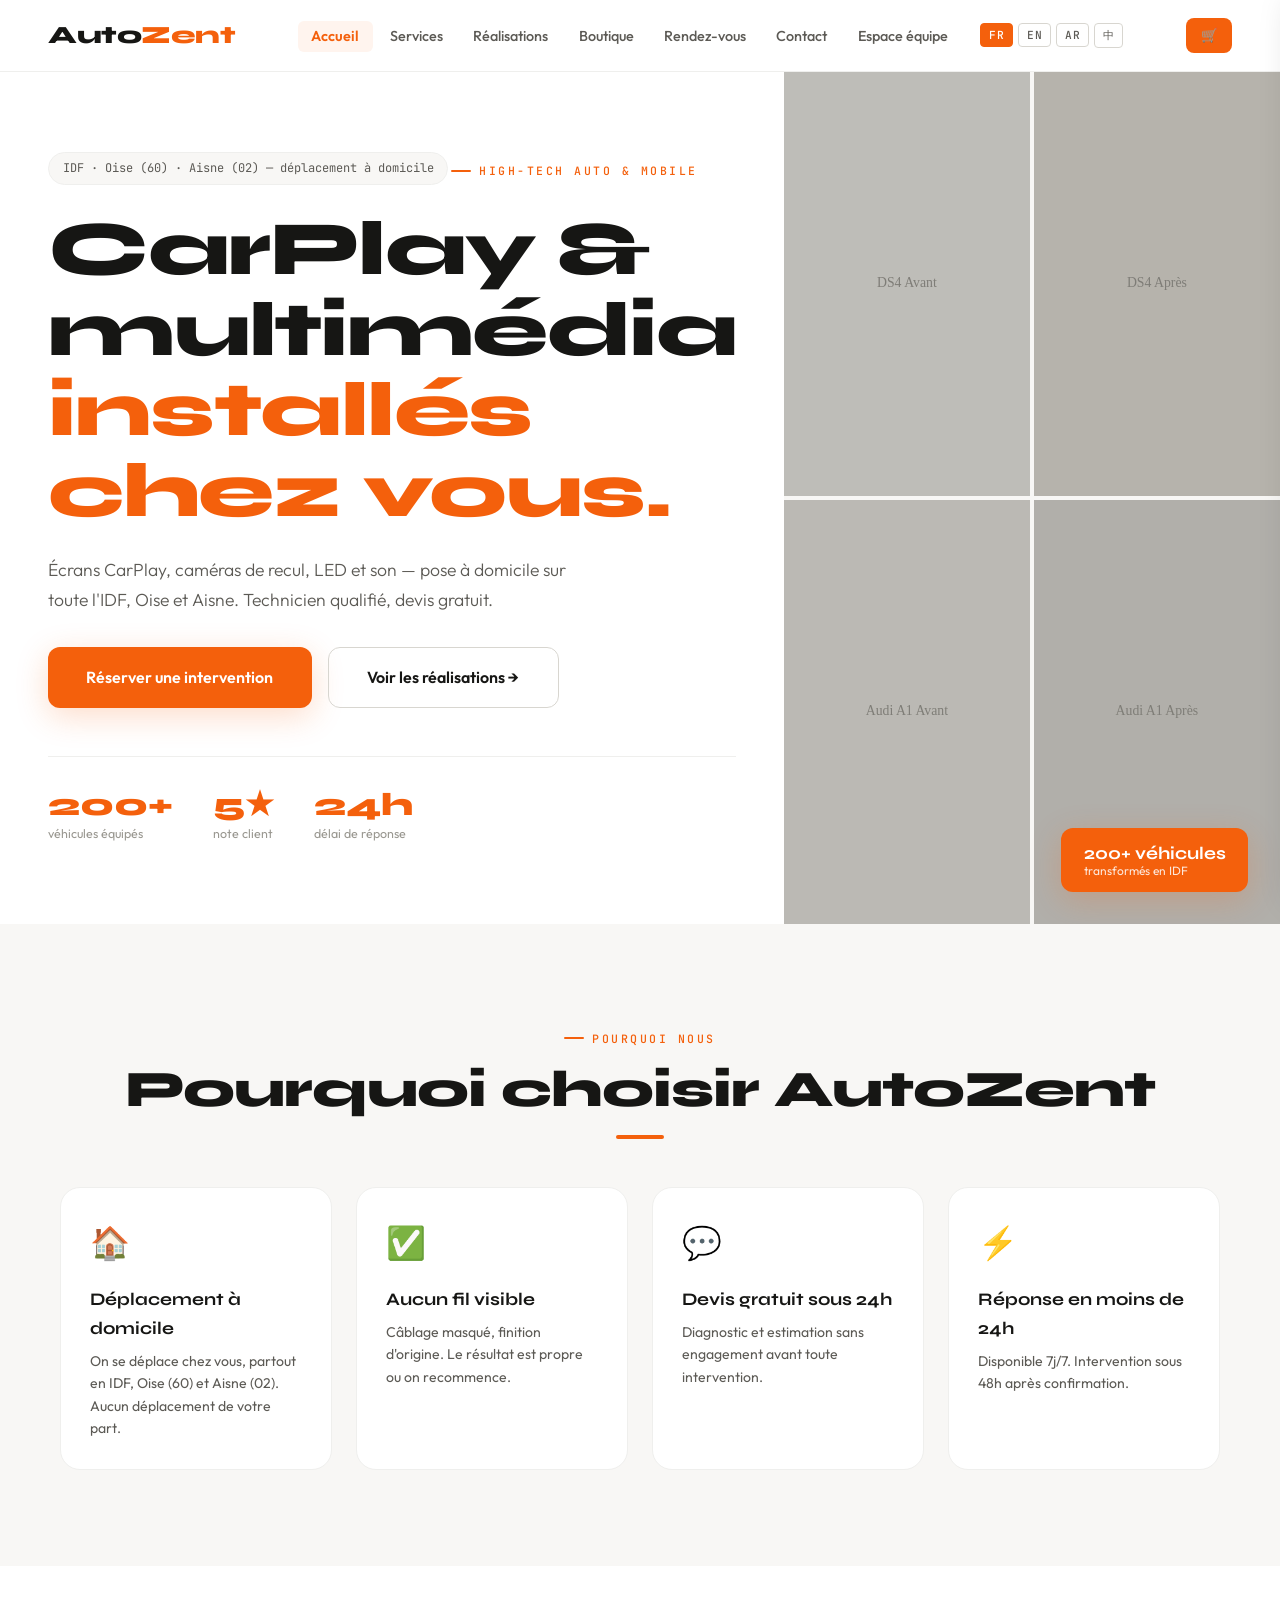
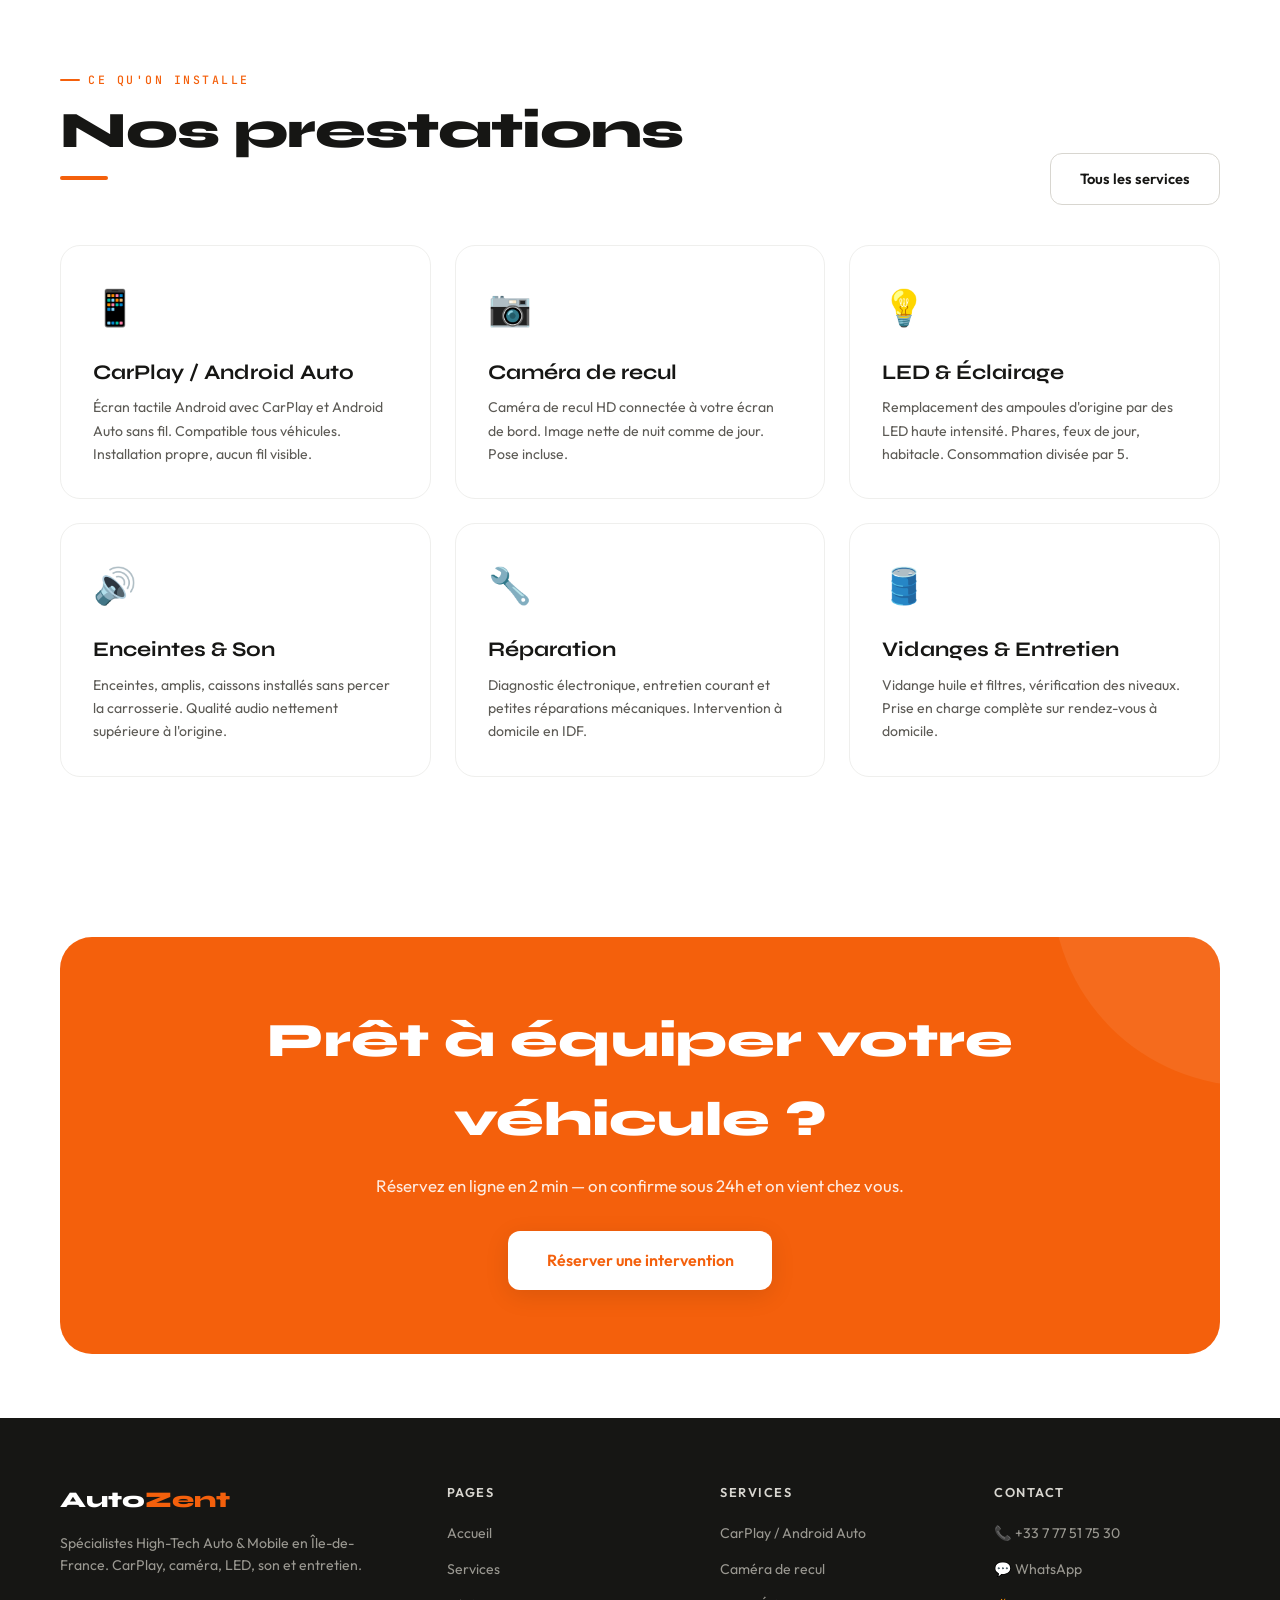
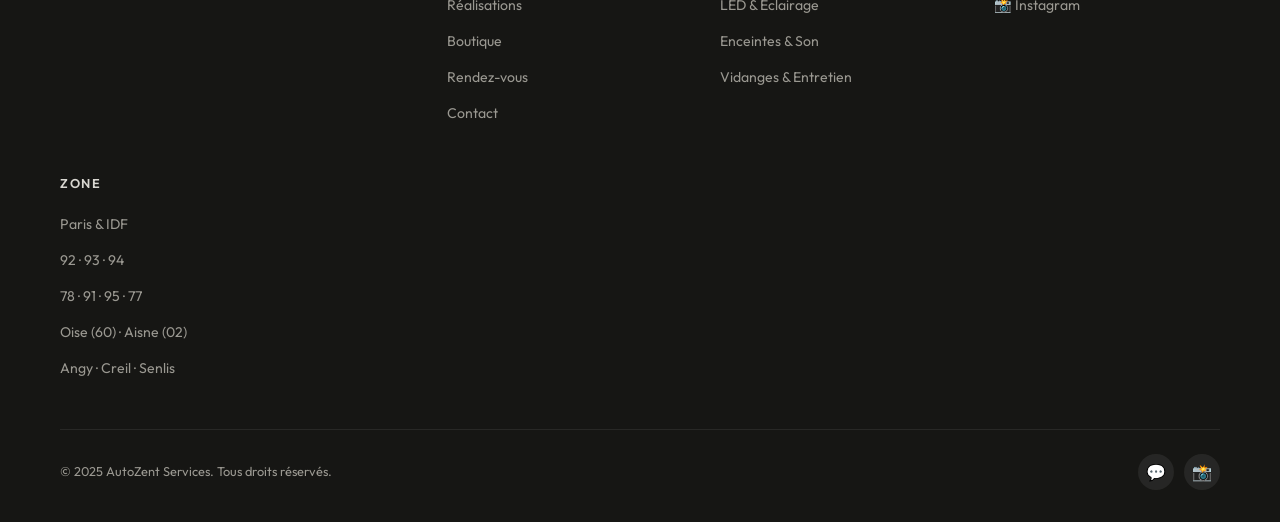
<file: index.html>
<!DOCTYPE html>
<html lang="fr" dir="ltr">
<head>
<meta charset="UTF-8">
<meta name="viewport" content="width=device-width, initial-scale=1.0">
<title>AutoZent Services — High-Tech Auto & Mobile</title>
<meta name="description" content="Spécialistes CarPlay, caméra de recul, LED, enceintes et entretien auto en Île-de-France. Déplacement à domicile.">
<link rel="stylesheet" href="style.css">
<style>
.hero{min-height:100svh;display:grid;grid-template-columns:1fr 1fr;align-items:center;padding-top:var(--nav-h);overflow:hidden;position:relative;background:var(--blanc);}
.hero-left{padding:5rem 3rem 5rem 3rem;position:relative;z-index:1;}
.hero-right{position:relative;height:100%;min-height:600px;background:var(--gris-1);overflow:hidden;}
.hero-mosaic{display:grid;grid-template-columns:1fr 1fr;grid-template-rows:1fr 1fr;gap:4px;width:100%;height:100%;position:absolute;inset:0;}
.hero-mosaic-img{object-fit:cover;width:100%;height:100%;filter:brightness(0.82);transition:filter .4s;}
.hero-mosaic-img:hover{filter:brightness(.95);}
.hero-overlay-badge{position:absolute;bottom:2rem;right:2rem;background:var(--orange);color:#fff;padding:.9rem 1.4rem;border-radius:var(--radius-md);font-family:var(--font-titre);font-size:1.1rem;font-weight:700;box-shadow:var(--shadow-orange);z-index:2;line-height:1.2;}
.hero-overlay-badge span{display:block;font-family:var(--font-corps);font-size:.75rem;font-weight:400;opacity:.85;}
.hero-zone-badge{display:inline-flex;align-items:center;gap:.5rem;background:var(--gris-1);border:1px solid var(--gris-2);color:var(--gris-5);font-family:var(--font-mono);font-size:.75rem;padding:.35rem .85rem;border-radius:100px;margin-bottom:1.5rem;}
.hero-stats-row{display:flex;gap:2.5rem;margin-top:3rem;padding-top:2rem;border-top:1px solid var(--gris-2);}
.hero-stat-num{font-family:var(--font-titre);font-size:2rem;font-weight:800;color:var(--orange);line-height:1;}
.hero-stat-label{font-size:.78rem;color:var(--gris-4);margin-top:.2rem;}
.why-grid{display:grid;grid-template-columns:repeat(4,1fr);gap:1.5rem;}
.why-card{background:var(--blanc);border:1px solid var(--gris-2);border-radius:var(--radius-lg);padding:1.8rem;transition:box-shadow .3s,transform .3s,border-color .3s;}
.why-card:hover{border-color:var(--orange);box-shadow:0 8px 32px rgba(244,96,12,.10);transform:translateY(-4px);}
.why-card-ico{font-size:2rem;margin-bottom:1rem;}
.why-card-title{font-family:var(--font-titre);font-size:1.1rem;font-weight:700;color:var(--noir);margin-bottom:.4rem;}
.why-card-desc{font-size:.88rem;color:var(--gris-5);line-height:1.6;}
.services-preview-grid{display:grid;grid-template-columns:repeat(3,1fr);gap:1.5rem;}
.svc-card{background:var(--blanc);border:1px solid var(--gris-2);border-radius:var(--radius-lg);padding:2rem;transition:box-shadow .3s,transform .3s;position:relative;overflow:hidden;}
.svc-card::after{content:'';position:absolute;bottom:0;left:0;right:0;height:3px;background:var(--orange);transform:scaleX(0);transform-origin:left;transition:transform .3s;}
.svc-card:hover{box-shadow:var(--shadow-md);transform:translateY(-3px);}
.svc-card:hover::after{transform:scaleX(1);}
.svc-card-ico{font-size:2.2rem;margin-bottom:1.2rem;}
.svc-card-name{font-family:var(--font-titre);font-size:1.3rem;font-weight:700;color:var(--noir);margin-bottom:.4rem;}
.svc-card-desc{font-size:.88rem;color:var(--gris-5);}
.cta-band{background:var(--orange);border-radius:var(--radius-xl);padding:4rem;text-align:center;position:relative;overflow:hidden;}
.cta-band::before{content:'';position:absolute;top:-60%;right:-20%;width:400px;height:400px;border-radius:50%;background:rgba(255,255,255,.07);pointer-events:none;}
.cta-band h2{font-family:var(--font-titre);font-size:clamp(2rem,4vw,3rem);font-weight:800;color:#fff;margin-bottom:.8rem;}
.cta-band p{color:rgba(255,255,255,.88);font-size:1.05rem;margin-bottom:2rem;}
@media(max-width:1024px){.hero{grid-template-columns:1fr;min-height:auto;}.hero-left{padding:4rem 2rem 3rem;}.hero-right{min-height:360px;}.why-grid{grid-template-columns:1fr 1fr;}.services-preview-grid{grid-template-columns:1fr 1fr;}}
@media(max-width:640px){.hero-stats-row{gap:1.5rem;}.why-grid{grid-template-columns:1fr 1fr;gap:1rem;}.services-preview-grid{grid-template-columns:1fr;}.cta-band{padding:3rem 1.5rem;}}
</style>
</head>
<body>
<nav>
  <a href="index.html" class="nav-logo">Auto<span>Zent</span></a>
  <ul class="nav-links" id="navLinks">
    <li><a href="index.html" data-i18n="nav_home">Accueil</a></li>
    <li><a href="services.html" data-i18n="nav_services">Services</a></li>
    <li><a href="realisations.html" data-i18n="nav_realisations">Réalisations</a></li>
    <li><a href="boutique.html" data-i18n="nav_boutique">Boutiques</a></li>
    <li><a href="rdv.html" data-i18n="nav_rdv">Rendez-vous</a></li>
    <li><a href="contact.html" data-i18n="nav_contact">Contact</a></li>
    <li><a href="agenda.html" data-i18n="nav_agenda">Espace équipe</a></li>
    <div class="nav-lang">
      <button class="lang-btn" data-lang="fr">FR</button>
      <button class="lang-btn" data-lang="en">EN</button>
      <button class="lang-btn" data-lang="ar">AR</button>
      <button class="lang-btn" data-lang="zh">中</button>
    </div>
  </ul>
  <div id="hamburger" class="hamburger"><span></span><span></span><span></span></div>
</nav>

<section class="hero">
  <div class="hero-left">
    <div class="hero-zone-badge anim-fade-up d1" data-i18n="hero_zone">Zone : IDF · Oise (60) · Aisne (02) · Angy & environs</div>
    <div class="eyebrow anim-fade-up d2"><span data-i18n="hero_badge">High-Tech Auto & Mobile</span></div>
    <h1 class="display anim-fade-up d2" style="margin-bottom:1.5rem;">
      <span style="display:block;" data-i18n="hero_title_1">Votre voiture,</span>
      <span style="display:block;color:var(--orange);" data-i18n="hero_title_2">réinventée.</span>
    </h1>
    <p class="lead anim-fade-up d3" data-i18n="hero_sub">Installation CarPlay, caméras, LED, enceintes et entretien — sur toute l'Île-de-France, à domicile.</p>
    <div class="anim-fade-up d4" style="display:flex;gap:1rem;flex-wrap:wrap;margin-top:2rem;">
      <a href="rdv.html" class="btn btn-primary btn-lg" data-i18n="hero_cta1">Prendre RDV</a>
      <a href="realisations.html" class="btn btn-outline btn-lg" data-i18n="hero_cta2">Voir nos réalisations</a>
    </div>
    <div class="hero-stats-row anim-fade-up d5">
      <div><div class="hero-stat-num" data-i18n="hero_stat1_n">200+</div><div class="hero-stat-label" data-i18n="hero_stat1_l">Véhicules</div></div>
      <div><div class="hero-stat-num" data-i18n="hero_stat2_n">5★</div><div class="hero-stat-label" data-i18n="hero_stat2_l">Satisfaction</div></div>
      <div><div class="hero-stat-num" data-i18n="hero_stat3_n">24h</div><div class="hero-stat-label" data-i18n="hero_stat3_l">Réponse</div></div>
    </div>
  </div>
  <div class="hero-right">
    <div class="hero-mosaic">
      <img class="hero-mosaic-img" id="heroImg1" src="data:image/svg+xml,%3Csvg xmlns='http://www.w3.org/2000/svg' width='600' height='400'%3E%3Crect fill='%23e8e6e0' width='600' height='400'/%3E%3Ctext x='50%25' y='50%25' text-anchor='middle' dominant-baseline='middle' font-size='13' fill='%239A9891'%3EDS4 Avant%3C/text%3E%3C/svg%3E" alt="">
      <img class="hero-mosaic-img" id="heroImg2" src="data:image/svg+xml,%3Csvg xmlns='http://www.w3.org/2000/svg' width='600' height='400'%3E%3Crect fill='%23dedad2' width='600' height='400'/%3E%3Ctext x='50%25' y='50%25' text-anchor='middle' dominant-baseline='middle' font-size='13' fill='%239A9891'%3EDS4 Après%3C/text%3E%3C/svg%3E" alt="">
      <img class="hero-mosaic-img" id="heroImg3" src="data:image/svg+xml,%3Csvg xmlns='http://www.w3.org/2000/svg' width='600' height='400'%3E%3Crect fill='%23e4e2db' width='600' height='400'/%3E%3Ctext x='50%25' y='50%25' text-anchor='middle' dominant-baseline='middle' font-size='13' fill='%239A9891'%3EAudi A1 Avant%3C/text%3E%3C/svg%3E" alt="">
      <img class="hero-mosaic-img" id="heroImg4" src="data:image/svg+xml,%3Csvg xmlns='http://www.w3.org/2000/svg' width='600' height='400'%3E%3Crect fill='%23d8d6cf' width='600' height='400'/%3E%3Ctext x='50%25' y='50%25' text-anchor='middle' dominant-baseline='middle' font-size='13' fill='%239A9891'%3EAudi A1 Après%3C/text%3E%3C/svg%3E" alt="">
    </div>
    <div class="hero-overlay-badge">200+ véhicules<span>transformés en IDF</span></div>
  </div>
</section>

<section class="section section-alt">
  <div class="container">
    <div class="scroll-reveal" style="text-align:center;margin-bottom:3rem;">
      <div class="eyebrow" style="justify-content:center;"><span data-i18n="why_eyebrow">Pourquoi nous</span></div>
      <h2 class="display" data-i18n="why_title">La différence AutoZent</h2>
      <div class="divider-orange center"></div>
    </div>
    <div class="why-grid">
      <div class="why-card scroll-reveal delay-1"><div class="why-card-ico">🏠</div><div class="why-card-title" data-i18n="why_1_t">Déplacement à domicile</div><div class="why-card-desc" data-i18n="why_1_d">On vient chez vous, partout en Île-de-France.</div></div>
      <div class="why-card scroll-reveal delay-2"><div class="why-card-ico">✅</div><div class="why-card-title" data-i18n="why_2_t">Pose soignée, garanti</div><div class="why-card-desc" data-i18n="why_2_d">Aucun fil apparent. Travail propre et durable.</div></div>
      <div class="why-card scroll-reveal delay-3"><div class="why-card-ico">💬</div><div class="why-card-title" data-i18n="why_3_t">Devis gratuit</div><div class="why-card-desc" data-i18n="why_3_d">Estimation claire avant toute intervention.</div></div>
      <div class="why-card scroll-reveal delay-4"><div class="why-card-ico">⚡</div><div class="why-card-title" data-i18n="why_4_t">Réponse rapide</div><div class="why-card-desc" data-i18n="why_4_d">Contact en moins de 24h, intervention sous 48h.</div></div>
    </div>
  </div>
</section>

<section class="section">
  <div class="container">
    <div class="scroll-reveal" style="display:flex;justify-content:space-between;align-items:flex-end;flex-wrap:wrap;gap:1rem;margin-bottom:2.5rem;">
      <div>
        <div class="eyebrow"><span data-i18n="services_eyebrow">Ce qu'on fait</span></div>
        <h2 class="display" data-i18n="services_title">Nos Services</h2>
        <div class="divider-orange"></div>
      </div>
      <a href="services.html" class="btn btn-outline" data-i18n="services_cta">Voir tous nos services</a>
    </div>
    <div class="services-preview-grid">
      <div class="svc-card scroll-reveal delay-1"><div class="svc-card-ico">📱</div><div class="svc-card-name" data-i18n="svc_carplay">CarPlay / Android Auto</div><div class="svc-card-desc" data-i18n="svc_carplay_d">Intégration écrans tactiles sur tous modèles. Compatible sans fil.</div></div>
      <div class="svc-card scroll-reveal delay-2"><div class="svc-card-ico">📷</div><div class="svc-card-name" data-i18n="svc_camera">Caméra de recul</div><div class="svc-card-desc" data-i18n="svc_camera_d">Caméra HD connectée à l'écran de bord.</div></div>
      <div class="svc-card scroll-reveal delay-3"><div class="svc-card-ico">💡</div><div class="svc-card-name" data-i18n="svc_led">LED & Éclairage</div><div class="svc-card-desc" data-i18n="svc_led_d">Kits LED pour phares, feux, habitacle.</div></div>
      <div class="svc-card scroll-reveal delay-1"><div class="svc-card-ico">🔊</div><div class="svc-card-name" data-i18n="svc_son">Enceintes & Son</div><div class="svc-card-desc" data-i18n="svc_son_d">Enceintes et amplis intégrés discrètement.</div></div>
      <div class="svc-card scroll-reveal delay-2"><div class="svc-card-ico">🔧</div><div class="svc-card-name" data-i18n="svc_reparation">Réparation</div><div class="svc-card-desc" data-i18n="svc_rep_d">Diagnostics et petites réparations en IDF.</div></div>
      <div class="svc-card scroll-reveal delay-3"><div class="svc-card-ico">🛢️</div><div class="svc-card-name" data-i18n="svc_vidange">Vidanges & Entretien</div><div class="svc-card-desc" data-i18n="svc_vid_d">Vidanges, filtres, niveaux.</div></div>
    </div>
  </div>
</section>

<section class="section-sm">
  <div class="container">
    <div class="cta-band scroll-reveal">
      <h2 data-i18n="cta_title">Prêt à transformer votre véhicule ?</h2>
      <p data-i18n="cta_sub">Réservez votre intervention en ligne en 2 minutes.</p>
      <a href="rdv.html" class="btn btn-white btn-lg" data-i18n="cta_btn">Prendre rendez-vous</a>
    </div>
  </div>
</section>

<footer>
  <div class="footer-inner">
    <div>
      <div class="footer-logo">Auto<span>Zent</span></div>
      <p class="footer-desc" data-i18n="footer_desc">Spécialistes High-Tech Auto & Mobile en Île-de-France.</p>
    </div>
    <div class="footer-col">
      <h4 data-i18n="footer_pages">Pages</h4>
      <ul>
        <li><a href="index.html" data-i18n="nav_home">Accueil</a></li>
        <li><a href="services.html" data-i18n="nav_services">Services</a></li>
        <li><a href="realisations.html" data-i18n="nav_realisations">Réalisations</a></li>
        <li><a href="boutique.html" data-i18n="nav_boutique">Boutique</a></li>
    <li><a href="rdv.html" data-i18n="nav_rdv">Rendez-vous</a></li>
        <li><a href="contact.html" data-i18n="nav_contact">Contact</a></li>
      </ul>
    </div>
    <div class="footer-col">
      <h4 data-i18n="footer_services_title">Services</h4>
      <ul>
        <li><a href="services.html" data-i18n="svc_carplay">CarPlay</a></li>
        <li><a href="services.html" data-i18n="svc_camera">Caméra</a></li>
        <li><a href="services.html" data-i18n="svc_led">LED</a></li>
        <li><a href="services.html" data-i18n="svc_son">Son</a></li>
        <li><a href="services.html" data-i18n="svc_vidange">Vidanges</a></li>
      </ul>
    </div>
    <div class="footer-col">
      <h4 data-i18n="footer_contact_title">Contact</h4>
      <ul>
        <li><a href="contact.html" data-i18n="footer_phone">📞 +33 7 77 51 75 30</a></li>
        <li><a href="https://wa.me/+33 7 77 51 75 30" target="_blank" data-i18n="footer_whatsapp">💬 WhatsApp</a></li>
        <li><a href="https://instagram.com/autozent_services" target="_blank" data-i18n="footer_instagram">📸 Instagram</a></li>
      </ul>
    </div>
    <div class="footer-col">
      <h4 data-i18n="footer_zone_title">Zone</h4>
      <ul>
        <li><a href="#" data-i18n="footer_paris_idf">Paris & IDF</a></li>
        <li><a href="#" data-i18n="footer_92_93_94">92 · 93 · 94</a></li>
        <li><a href="#" data-i18n="footer_78_91_95_77">78 · 91 · 95 · 77</a></li>
        <li><a href="#" data-i18n="footer_oise_aisne">Oise (60) · Aisne (02)</a></li>
        <li><a href="#" data-i18n="footer_angy_creil_Senlis">Angy · Creil · Senlis</a></li>
      </ul>
    </div>
  </div><!-- end footer-inner -->
  <div class="footer-bottom">
    <p data-i18n="footer_copy">© 2025 AutoZent Services. Tous droits réservés.</p>
    <div class="footer-socials">
      <a href="https://wa.me/+33 7 77 51 75 30" class="social-btn" target="_blank">💬</a>
      <a href="https://instagram.com/autozent_services" class="social-btn" target="_blank">📸</a>
    </div>
  </div>
</footer>

<script src="i18n.js"></script>
<script src="app.js"></script>
<script>
document.addEventListener('DOMContentLoaded', () => {
  const reals = DB.getReals();
  const imgs = ['heroImg1','heroImg2','heroImg3','heroImg4'];
  let i = 0;
  reals.forEach(r => {
    if (r.photoApres && i < imgs.length) { document.getElementById(imgs[i]).src = r.photoApres; i++; }
  });
});
</script>
<script src="cart.js"></script>
</body>
</html>
</file>
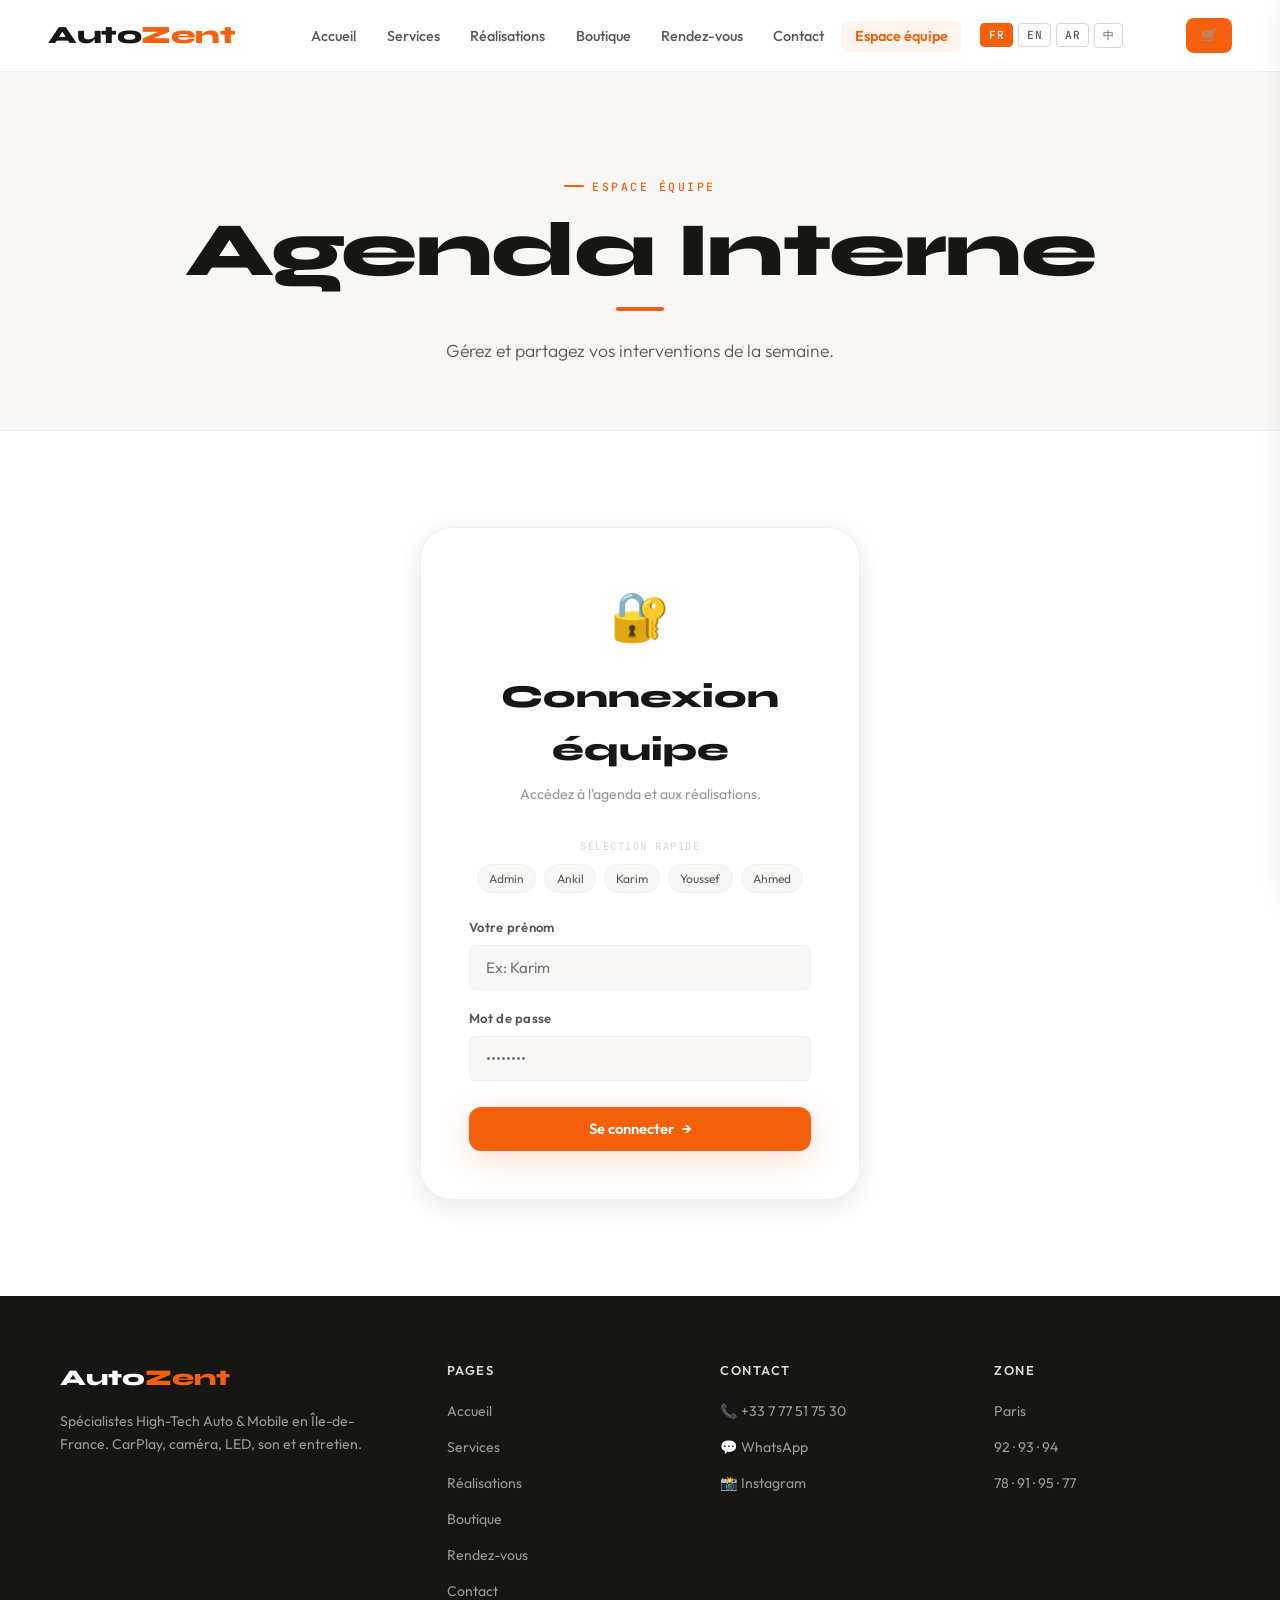
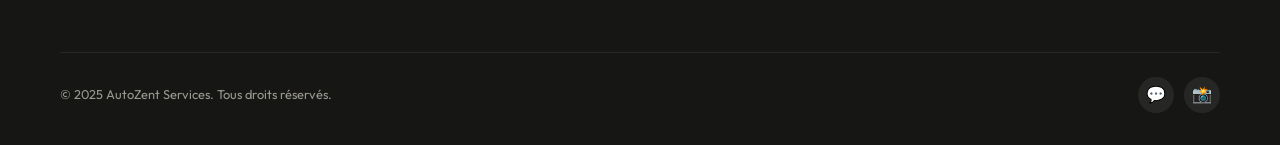
<file: agenda.html>
<!DOCTYPE html>
<html lang="fr" dir="ltr">
<head>
<meta charset="UTF-8"><meta name="viewport" content="width=device-width, initial-scale=1.0">
<title>Espace Équipe — AutoZent Services</title>
<link rel="stylesheet" href="style.css">
<style>
.page-hero{background:var(--gris-1);padding:6rem 3rem 4rem;text-align:center;border-bottom:1px solid var(--gris-2);}

/* LOGIN */
.login-wrap{max-width:440px;margin:0 auto;}
.login-card{background:var(--blanc);border:1px solid var(--gris-2);border-radius:var(--radius-xl);padding:3rem;box-shadow:var(--shadow-md);text-align:center;}
.login-icon{font-size:3rem;margin-bottom:1rem;}
.login-card h2{font-family:var(--font-titre);font-size:2rem;font-weight:800;margin-bottom:.4rem;}
.login-card p{font-size:.88rem;color:var(--gris-4);margin-bottom:2rem;}
.members-hint{display:flex;flex-wrap:wrap;gap:.5rem;justify-content:center;margin-bottom:1.5rem;}
.member-chip{background:var(--gris-1);border:1px solid var(--gris-2);color:var(--gris-5);font-size:.75rem;padding:.25rem .7rem;border-radius:100px;cursor:pointer;transition:all .15s;}
.member-chip:hover{background:var(--orange-bg);color:var(--orange);border-color:rgba(244,96,12,.3);}

/* AGENDA PANEL */
.agenda-panel{display:none;}
.agenda-panel.active{display:block;}
.agenda-topbar{display:flex;justify-content:space-between;align-items:center;flex-wrap:wrap;gap:1rem;margin-bottom:1.5rem;}
.agenda-topbar h2{font-family:var(--font-titre);font-size:1.6rem;font-weight:800;}
.topbar-right{display:flex;gap:.6rem;align-items:center;flex-wrap:wrap;}
.user-badge{display:flex;align-items:center;gap:.5rem;background:var(--orange-bg);color:var(--orange-dk);font-size:.82rem;font-weight:600;padding:.35rem .8rem;border-radius:100px;}

/* WEEK NAV */
.week-nav{display:flex;align-items:center;gap:.5rem;background:var(--gris-1);border:1px solid var(--gris-2);border-radius:var(--radius-md);padding:.4rem .6rem;}
.week-nav button{background:none;border:none;color:var(--gris-5);cursor:pointer;padding:.2rem .5rem;border-radius:var(--radius-sm);font-size:.9rem;transition:all .15s;}
.week-nav button:hover{background:var(--gris-2);color:var(--noir);}
.week-nav span{font-family:var(--font-mono);font-size:.75rem;color:var(--noir);white-space:nowrap;padding:0 .3rem;}

/* TECH FILTER */
.tech-filters{display:flex;gap:.5rem;flex-wrap:wrap;margin-bottom:1.5rem;align-items:center;}
.tech-filters label{font-family:var(--font-mono);font-size:.68rem;color:var(--gris-4);letter-spacing:1.5px;}

/* CALENDAR */
.calendar{border:1px solid var(--gris-2);border-radius:var(--radius-lg);overflow:hidden;background:var(--blanc);}
.cal-header{display:grid;grid-template-columns:repeat(7,1fr);background:var(--noir);}
.cal-dayname{text-align:center;padding:.7rem .3rem;font-family:var(--font-mono);font-size:.68rem;color:rgba(255,255,255,.5);letter-spacing:1.5px;text-transform:uppercase;}
.cal-body{display:grid;grid-template-columns:repeat(7,1fr);gap:1px;background:var(--gris-2);}
.cal-cell{background:var(--blanc);min-height:130px;padding:.5rem;position:relative;transition:background .2s;}
.cal-cell:hover{background:var(--gris-1);}
.cal-cell.today{background:#FFFBF0;}
.cal-cell.today .cal-date{background:var(--orange);color:#fff;border-radius:50%;}
.cal-date{font-family:var(--font-mono);font-size:.72rem;font-weight:600;color:var(--gris-4);width:22px;height:22px;display:flex;align-items:center;justify-content:center;margin-bottom:.35rem;}
.cal-event{font-size:.67rem;font-weight:600;padding:.2rem .45rem;border-radius:4px;margin-bottom:3px;cursor:pointer;line-height:1.35;word-break:break-word;transition:opacity .15s;}
.cal-event:hover{opacity:.85;}
.cal-event.mine{background:var(--orange);color:#fff;}
.cal-event.other{background:var(--gris-2);color:var(--gris-5);}
.cal-event.pending{background:#FEF3C7;color:#92400E;}
.cal-add{position:absolute;bottom:.3rem;right:.3rem;width:18px;height:18px;border-radius:50%;background:none;border:1.5px dashed var(--gris-3);color:var(--gris-3);font-size:.8rem;cursor:pointer;display:flex;align-items:center;justify-content:center;line-height:1;transition:all .2s;}
.cal-add:hover{border-color:var(--orange);color:var(--orange);background:var(--orange-bg);}

/* LEGEND */
.legend{display:flex;gap:1.5rem;flex-wrap:wrap;margin-top:1rem;}
.legend-item{display:flex;align-items:center;gap:.45rem;font-size:.78rem;color:var(--gris-5);}
.legend-dot{width:12px;height:12px;border-radius:3px;flex-shrink:0;}

/* RDV LIST (incoming from form) */
.rdv-inbox{margin-top:3rem;}
.rdv-inbox h3{font-family:var(--font-titre);font-size:1.3rem;font-weight:700;margin-bottom:1rem;display:flex;align-items:center;gap:.5rem;}
.rdv-inbox-badge{background:var(--orange);color:#fff;font-size:.72rem;font-weight:700;padding:.1rem .5rem;border-radius:100px;}
.inbox-table{width:100%;border-collapse:collapse;}
.inbox-table th{text-align:left;font-family:var(--font-mono);font-size:.68rem;color:var(--gris-4);letter-spacing:1px;padding:.5rem .8rem;border-bottom:2px solid var(--gris-2);}
.inbox-table td{padding:.6rem .8rem;border-bottom:1px solid var(--gris-2);font-size:.85rem;vertical-align:middle;}
.inbox-table tr:hover td{background:var(--gris-1);}
.inbox-actions{display:flex;gap:.5rem;}
.btn-assign{background:var(--orange-bg);color:var(--orange-dk);border:none;padding:.3rem .7rem;border-radius:var(--radius-sm);font-size:.75rem;font-weight:600;cursor:pointer;transition:all .15s;}
.btn-assign:hover{background:var(--orange);color:#fff;}
.btn-del{background:var(--gris-2);color:var(--gris-5);border:none;padding:.3rem .5rem;border-radius:var(--radius-sm);font-size:.75rem;cursor:pointer;transition:all .15s;}
.btn-del:hover{background:#fee2e2;color:#ef4444;}

/* MODAL RDV */
.modal-box h3{font-family:var(--font-titre);font-size:1.5rem;font-weight:700;margin-bottom:1.5rem;color:var(--orange);}

@media(max-width:900px){
  .cal-body,.cal-header{grid-template-columns:repeat(3,1fr);}
  .page-hero{padding:5rem 1.5rem 3rem;}
  .inbox-table{display:block;overflow-x:auto;}
}
@media(max-width:480px){
  .cal-body,.cal-header{grid-template-columns:repeat(2,1fr);}
  .login-card{padding:2rem 1.5rem;}
}
</style>
</head>
<body>
<nav>
  <a href="index.html" class="nav-logo">Auto<span>Zent</span></a>
  <ul class="nav-links" id="navLinks">
    <li><a href="index.html" data-i18n="nav_home">Accueil</a></li>
    <li><a href="services.html" data-i18n="nav_services">Services</a></li>
    <li><a href="realisations.html" data-i18n="nav_realisations">Réalisations</a></li>
    <li><a href="boutique.html">Boutique</a></li>
    <li><a href="rdv.html" data-i18n="nav_rdv">Rendez-vous</a></li>
    <li><a href="contact.html" data-i18n="nav_contact">Contact</a></li>
    <li><a href="agenda.html" data-i18n="nav_agenda">Espace équipe</a></li>
    <div class="nav-lang">
      <button class="lang-btn" data-lang="fr">FR</button><button class="lang-btn" data-lang="en">EN</button><button class="lang-btn" data-lang="ar">AR</button><button class="lang-btn" data-lang="zh">中</button>
    </div>
  </ul>
  <div id="hamburger" class="hamburger"><span></span><span></span><span></span></div>
</nav>

<div class="page-top">
  <div class="page-hero">
    <div class="eyebrow" style="justify-content:center;"><span data-i18n="agenda_eyebrow">Espace équipe</span></div>
    <h1 class="display anim-fade-up d1" data-i18n="agenda_title">Agenda Interne</h1>
    <div class="divider-orange center"></div>
    <p class="lead center anim-fade-up d2" data-i18n="agenda_sub">Gérez et partagez vos interventions de la semaine.</p>
  </div>

  <section class="section">
    <div class="container">

      <!-- LOGIN FORM -->
      <div class="login-wrap" id="loginWrap">
        <div class="scroll-reveal">
          <div class="login-card">
            <div class="login-icon">🔐</div>
            <h2 data-i18n="login_title">Connexion équipe</h2>
            <p data-i18n="login_sub">Accédez à l'agenda et aux réalisations.</p>
            <!-- Quick pick -->
            <p style="font-family:var(--font-mono);font-size:.65rem;color:var(--gris-3);letter-spacing:1.5px;margin-bottom:.5rem;">SÉLECTION RAPIDE</p>
            <div class="members-hint" id="memberHints"></div>
            <form id="loginForm">
              <div class="form-group" style="text-align:left;">
                <label data-i18n="login_nom">Votre prénom</label>
                <input type="text" id="loginNom" required placeholder="Ex: Karim">
              </div>
              <div class="form-group" style="text-align:left;">
                <label data-i18n="login_pass">Mot de passe</label>
                <input type="password" id="loginPass" required placeholder="••••••••">
              </div>
              <div class="msg-err" id="loginErr" data-i18n="login_err" style="text-align:left;"></div>
              <button type="submit" class="btn btn-primary" style="width:100%;justify-content:center;margin-top:.5rem;">
                <span data-i18n="login_btn">Se connecter</span> →
              </button>
            </form>
          </div>
        </div>
      </div>

      <!-- AGENDA PANEL -->
      <div class="agenda-panel" id="agendaPanel">

        <!-- TOP BAR -->
        <div class="agenda-topbar">
          <div>
            <div class="user-badge" id="userBadge">👋 Bonjour !</div>
            <h2 style="margin-top:.5rem;"><span data-i18n="agenda_week">Semaine du</span> <span id="weekLabel"></span></h2>
          </div>
          <div class="topbar-right">
            <div class="week-nav">
              <button onclick="shiftWeek(-1)" data-i18n="agenda_prev">← Préc.</button>
              <button onclick="shiftWeek(0)" data-i18n="agenda_today">Aujourd'hui</button>
              <span id="weekRange"></span>
              <button onclick="shiftWeek(1)" data-i18n="agenda_next">Suiv. →</button>
            </div>
            <button class="btn btn-primary btn-sm" onclick="openModal('modalAddRdv')" data-i18n="agenda_add">+ Ajouter</button>
            <button class="btn btn-outline btn-sm" onclick="doLogout()" data-i18n="agenda_logout">Déconnexion</button>
          </div>
        </div>

        <!-- TECH FILTER -->
        <div class="tech-filters">
          <label data-i18n="agenda_filter">Filtrer :</label>
          <div id="techBadges"></div>
        </div>

        <!-- CALENDAR -->
        <div class="calendar">
          <div class="cal-header" id="calHeader"></div>
          <div class="cal-body" id="calBody"></div>
        </div>

        <!-- LEGEND -->
        <div class="legend">
          <div class="legend-item"><div class="legend-dot" style="background:var(--orange);"></div><span data-i18n="agenda_mine">Mon intervention</span></div>
          <div class="legend-item"><div class="legend-dot" style="background:var(--gris-2);border:1px solid var(--gris-3);"></div><span data-i18n="agenda_other">Autre technicien</span></div>
          <div class="legend-item"><div class="legend-dot" style="background:#FEF3C7;border:1px solid #FDE68A;"></div><span>Non assigné</span></div>
        </div>

        <!-- INBOX: RDVs from public form -->
        <div class="rdv-inbox">
          <h3>📥 Demandes de RDV <span class="rdv-inbox-badge" id="inboxBadge">0</span></h3>
          <div id="inboxWrap"></div>
        </div>

      </div>
    </div>
  </section>
</div>

<!-- MODAL: ADD RDV -->
<div class="modal-overlay" id="modalAddRdv">
  <div class="modal-box">
    <button class="modal-close" onclick="closeModal('modalAddRdv')">×</button>
    <h3 data-i18n="modal_rdv_title">Nouvelle intervention</h3>
    <form id="addRdvForm">
      <div class="form-row">
        <div class="form-group"><label data-i18n="modal_client">Client *</label><input type="text" id="aClient" required placeholder="Nom du client"></div>
        <div class="form-group"><label data-i18n="modal_vehicule">Véhicule *</label><input type="text" id="aVehicule" required placeholder="Ex: Golf 7"></div>
      </div>
      <div class="form-row">
        <div class="form-group">
          <label data-i18n="modal_service">Service *</label>
          <select id="aService">
            <option>CarPlay / Android Auto</option><option>Caméra de recul</option><option>LED & Éclairage</option><option>Enceintes & Son</option><option>Réparation</option><option>Vidange & Entretien</option><option>Autre</option>
          </select>
        </div>
        <div class="form-group">
          <label data-i18n="modal_tech">Technicien *</label>
          <select id="aTech"></select>
        </div>
      </div>
      <div class="form-row">
        <div class="form-group"><label data-i18n="modal_date">Date *</label><input type="date" id="aDate" required></div>
        <div class="form-group"><label data-i18n="modal_heure">Heure</label><input type="time" id="aHeure" value="09:00"></div>
      </div>
      <div class="form-group"><label data-i18n="modal_ville">Ville</label><input type="text" id="aVille" placeholder="Ex: Vincennes 94300"></div>
      <div class="form-group"><label data-i18n="modal_notes">Notes</label><textarea id="aNotes" style="min-height:70px;" placeholder="Informations supplémentaires..."></textarea></div>
      <button type="submit" class="btn btn-primary" style="width:100%;justify-content:center;" data-i18n="modal_save">Enregistrer</button>
    </form>
  </div>
</div>

<!-- MODAL: ASSIGN (inbox) -->
<div class="modal-overlay" id="modalAssign">
  <div class="modal-box">
    <button class="modal-close" onclick="closeModal('modalAssign')">×</button>
    <h3>📋 Assigner & planifier</h3>
    <input type="hidden" id="assignRdvId">
    <div id="assignInfo" style="background:var(--gris-1);border-radius:var(--radius-sm);padding:1rem;margin-bottom:1.5rem;font-size:.88rem;color:var(--gris-5);"></div>
    <div class="form-row">
      <div class="form-group"><label>Technicien</label><select id="assignTech"></select></div>
      <div class="form-group"><label>Date confirmée</label><input type="date" id="assignDate"></div>
    </div>
    <div class="form-group"><label>Heure</label><input type="time" id="assignHeure" value="09:00"></div>
    <button class="btn btn-primary" style="width:100%;justify-content:center;" onclick="confirmAssign()">✅ Confirmer & ajouter à l'agenda</button>
  </div>
</div>

<footer>
  <div class="footer-inner">
    <div><div class="footer-logo">Auto<span>Zent</span></div><p class="footer-desc" data-i18n="footer_desc">Spécialistes High-Tech Auto & Mobile en Île-de-France.</p></div>
    <div class="footer-col"><h4 data-i18n="footer_pages">Pages</h4><ul><li><a href="index.html" data-i18n="nav_home">Accueil</a></li><li><a href="services.html" data-i18n="nav_services">Services</a></li><li><a href="realisations.html" data-i18n="nav_realisations">Réalisations</a></li><li><a href="boutique.html">Boutique</a></li>
    <li><a href="rdv.html" data-i18n="nav_rdv">Rendez-vous</a></li><li><a href="contact.html" data-i18n="nav_contact">Contact</a></li></ul></div>
    <div class="footer-col"><h4 data-i18n="footer_contact_title">Contact</h4><ul><li><a href="contact.html">📞 +33 7 77 51 75 30</a></li><li><a href="https://wa.me/33600000000" target="_blank">💬 WhatsApp</a></li><li><a href="https://instagram.com/autozent_services" target="_blank">📸 Instagram</a></li></ul></div>
    <div class="footer-col"><h4 data-i18n="footer_idf">Zone</h4><ul><li><a href="#">Paris</a></li><li><a href="#">92 · 93 · 94</a></li><li><a href="#">78 · 91 · 95 · 77</a></li></ul></div>
  </div>
  <div class="footer-bottom"><p data-i18n="footer_copy">© 2025 AutoZent Services.</p><div class="footer-socials"><a href="https://wa.me/33600000000" class="social-btn" target="_blank">💬</a><a href="https://instagram.com/autozent_services" class="social-btn" target="_blank">📸</a></div></div>
</footer>

<script src="i18n.js"></script>
<script src="app.js"></script>
<script>
const JOURS_SHORT = ['Lun','Mar','Mer','Jeu','Ven','Sam','Dim'];
const MOIS = ['Jan','Fév','Mar','Avr','Mai','Jun','Jul','Aoû','Sep','Oct','Nov','Déc'];
let weekOffset = 0;
let filterTech = 'Tous';
let currentUser = null;

const TECH_COLORS = {
  'Admin':   { bg: '#374151', text: '#fff' },
  'Ankil':   { bg: '#EF4444', text: '#fff' },
  'Karim':   { bg: '#3B82F6', text: '#fff' },
  'Youssef': { bg: '#8B5CF6', text: '#fff' },
  'Ahmed':   { bg: '#10B981', text: '#fff' },
};

// ─── INIT ───
document.addEventListener('DOMContentLoaded', () => {
  currentUser = AUTH.getUser();
  if (currentUser) showAgenda();
  else showLogin();
  populateMemberHints();
  document.getElementById('aDate').min = new Date().toISOString().split('T')[0];
  document.getElementById('assignDate').min = new Date().toISOString().split('T')[0];
});

function isAdmin() { return currentUser?.role === 'admin'; }

function populateMemberHints() {
  const hints = document.getElementById('memberHints');
  AUTH.MEMBERS.forEach(m => {
    const chip = document.createElement('div');
    chip.className = 'member-chip';
    chip.textContent = m.name;
    chip.onclick = () => { document.getElementById('loginNom').value = m.name; };
    hints.appendChild(chip);
  });
}

// ─── LOGIN ───
document.getElementById('loginForm').addEventListener('submit', async e => {
  e.preventDefault();
  const nom = document.getElementById('loginNom').value;
  const pass = document.getElementById('loginPass').value;
  const user = await AUTH.login(nom, pass);
  if (user) {
    currentUser = AUTH.getUser();
    showAgenda();
  } else {
    const errEl = document.getElementById('loginErr');
    errEl.style.display = 'block';
    setTimeout(() => errEl.style.display = 'none', 3000);
  }
});

function doLogout() {
  AUTH.logout();
  currentUser = null;
  showLogin();
}

function showLogin() {
  document.getElementById('loginWrap').style.display = 'block';
  document.getElementById('agendaPanel').classList.remove('active');
}

function showAgenda() {
  document.getElementById('loginWrap').style.display = 'none';
  document.getElementById('agendaPanel').classList.add('active');
  document.getElementById('userBadge').textContent = '👋 Bonjour ' + currentUser.name + ' !';
  renderTechBadges();
  populateTechSelects();
  renderCalendar();
  renderInbox();
}

// ─── TECH BADGES ───
function getAllTechs() {
  const techs = AUTH.MEMBERS.filter(m => m.role === 'tech').map(m => m.name);
  return isAdmin() ? ['Tous', ...techs] : [currentUser.name];
}

function renderTechBadges() {
  const techs = AUTH.MEMBERS.filter(m => m.role === 'tech').map(m => m.name);
  const options = isAdmin() ? ['Tous', ...techs] : ['Tous', ...techs];
  const container = document.getElementById('techBadges');
  container.innerHTML = options.map(t =>
    `<button class="filter-btn ${filterTech===t?'active':''}" onclick="setTechFilter('${t}')">${t}</button>`
  ).join('');
}

function setTechFilter(t) {
  filterTech = t;
  renderTechBadges();
  renderCalendar();
}

function populateTechSelects() {
  const techs = AUTH.MEMBERS.filter(m => m.role === 'tech').map(m => m.name);
  ['aTech','assignTech'].forEach(id => {
    const sel = document.getElementById(id);
    if (!sel) return;
    sel.innerHTML = techs.map(t => `<option ${t===currentUser.name?'selected':''}>${t}</option>`).join('');
  });
}

// ─── CALENDAR ───
function getWeekDates(offset) {
  const now = new Date();
  const day = now.getDay();
  const monday = new Date(now);
  monday.setDate(now.getDate() - (day===0?6:day-1) + offset*7);
  monday.setHours(0,0,0,0);
  return Array.from({length:7},(_,i)=>{const d=new Date(monday);d.setDate(monday.getDate()+i);return d;});
}

function renderCalendar() {
  const dates = getWeekDates(weekOffset);
  const today = dateToStr(new Date());
  const rdvs = DB.getRdvs();
  // Week label
  const start = dates[0], end = dates[6];
  document.getElementById('weekLabel').textContent = `${start.getDate()} ${MOIS[start.getMonth()]}`;
  document.getElementById('weekRange').textContent = `${start.getDate()} ${MOIS[start.getMonth()]} – ${end.getDate()} ${MOIS[end.getMonth()]} ${end.getFullYear()}`;

  // Header
  const header = document.getElementById('calHeader');
  header.innerHTML = dates.map(d =>
    `<div class="cal-dayname">${JOURS_SHORT[d.getDay()===0?6:d.getDay()-1]}</div>`
  ).join('');

  // Body
  const body = document.getElementById('calBody');
  body.innerHTML = dates.map(d => {
    const ds = dateToStr(d);
    const isToday = ds===today;
    const dayRdvs = rdvs.filter(r => {
      if (r.date !== ds) return false;
      if (isAdmin()) return true;
      if (filterTech === 'Tous') return r.technicien !== 'Admin';
      return r.technicien === filterTech;
    });
    const events = dayRdvs.map(r => {
      const isPending = !r.technicien || r.technicien==='Non assigné';
      const color = TECH_COLORS[r.technicien];
      const styleAttr = !isPending && color ? `style="background:${color.bg};color:${color.text};"` : '';
      const cls = isPending ? 'pending' : '';
      return `<div class="cal-event ${cls}" ${styleAttr} onclick="showRdvDetail(${r.id})" title="${r.client} — ${r.service}">
        ${r.heure?r.heure+' ':''}${r.client}<br><span style="font-weight:400;opacity:.8;">${r.service||''}${r.technicien&&r.technicien!=='Non assigné'?' · '+r.technicien:''}</span>
      </div>`;
    }).join('');
    return `<div class="cal-cell ${isToday?'today':''}">
      <div class="cal-date">${d.getDate()}</div>
      ${events}
      <button class="cal-add" onclick="openAddWithDate('${ds}')" title="Ajouter">+</button>
    </div>`;
  }).join('');
}

function shiftWeek(dir) {
  weekOffset = dir===0?0:weekOffset+dir;
  renderCalendar();
}

function openAddWithDate(ds) {
  populateTechSelects();
  document.getElementById('aDate').value = ds;
  openModal('modalAddRdv');
}

// ─── ADD RDV FORM ───
document.getElementById('addRdvForm').addEventListener('submit', e => {
  e.preventDefault();
  DB.addRdv({
    client: document.getElementById('aClient').value,
    vehicule: document.getElementById('aVehicule').value,
    service: document.getElementById('aService').value,
    technicien: document.getElementById('aTech').value,
    date: document.getElementById('aDate').value,
    heure: document.getElementById('aHeure').value,
    ville: document.getElementById('aVille').value,
    notes: document.getElementById('aNotes').value,
  });
  closeModal('modalAddRdv');
  document.getElementById('addRdvForm').reset();
  renderCalendar();
  renderInbox();
  toast('✅ Intervention ajoutée à l\'agenda !');
});

// ─── RDV DETAIL ───
function showRdvDetail(id) {
  const r = DB.getRdvs().find(x => x.id === id);
  if (!r) return;

  const existing = document.getElementById('modalRdvDetail');
  if (existing) existing.remove();

  const modal = document.createElement('div');
  modal.id = 'modalRdvDetail';
  modal.className = 'modal-overlay open';
  modal.innerHTML = `
    <div class="modal-box" style="max-width:560px;">
      <button class="modal-close" onclick="document.getElementById('modalRdvDetail').remove()">×</button>
      <h3 style="font-family:var(--font-titre);font-size:1.4rem;font-weight:800;color:var(--orange);margin-bottom:1.5rem;">📋 Détail intervention</h3>

      <div style="display:grid;grid-template-columns:1fr 1fr;gap:.6rem;margin-bottom:1.2rem;">
        <div style="background:var(--gris-1);border-radius:var(--radius-sm);padding:.8rem;">
          <div style="font-size:.7rem;color:var(--gris-4);margin-bottom:.2rem;text-transform:uppercase;letter-spacing:1px;">Client</div>
          <div style="font-weight:600;font-size:.9rem;">${r.client || '—'}</div>
          ${r.telephone ? `<div style="font-size:.8rem;color:var(--gris-5);">${r.telephone}</div>` : ''}
        </div>
        <div style="background:var(--gris-1);border-radius:var(--radius-sm);padding:.8rem;">
          <div style="font-size:.7rem;color:var(--gris-4);margin-bottom:.2rem;text-transform:uppercase;letter-spacing:1px;">Véhicule</div>
          <div style="font-weight:600;font-size:.9rem;">${r.vehicule || '—'}</div>
        </div>
        <div style="background:var(--gris-1);border-radius:var(--radius-sm);padding:.8rem;">
          <div style="font-size:.7rem;color:var(--gris-4);margin-bottom:.2rem;text-transform:uppercase;letter-spacing:1px;">Service</div>
          <div style="font-weight:600;font-size:.9rem;">${r.service || '—'}</div>
        </div>
        <div style="background:var(--gris-1);border-radius:var(--radius-sm);padding:.8rem;">
          <div style="font-size:.7rem;color:var(--gris-4);margin-bottom:.2rem;text-transform:uppercase;letter-spacing:1px;">Date & Heure</div>
          <div style="font-weight:600;font-size:.9rem;">${r.date || '—'} ${r.heure || ''}</div>
        </div>
        <div style="background:var(--gris-1);border-radius:var(--radius-sm);padding:.8rem;">
          <div style="font-size:.7rem;color:var(--gris-4);margin-bottom:.2rem;text-transform:uppercase;letter-spacing:1px;">Ville</div>
          <div style="font-weight:600;font-size:.9rem;">${r.ville || '—'}</div>
        </div>
        <div style="background:var(--gris-1);border-radius:var(--radius-sm);padding:.8rem;">
          <div style="font-size:.7rem;color:var(--gris-4);margin-bottom:.2rem;text-transform:uppercase;letter-spacing:1px;">Technicien</div>
          <div style="font-weight:600;font-size:.9rem;color:var(--orange);">${r.technicien || 'Non assigné'}</div>
        </div>
      </div>

      ${r.notes ? `
      <div style="background:var(--gris-1);border-radius:var(--radius-sm);padding:.8rem;margin-bottom:1.2rem;">
        <div style="font-size:.7rem;color:var(--gris-4);margin-bottom:.3rem;text-transform:uppercase;letter-spacing:1px;">Notes</div>
        <div style="font-size:.88rem;color:var(--gris-5);">${r.notes}</div>
      </div>` : ''}

      ${r.photoInterieur ? `
      <div style="margin-bottom:1.5rem;">
        <div style="font-size:.7rem;color:var(--gris-4);margin-bottom:.5rem;text-transform:uppercase;letter-spacing:1px;">📸 Photo intérieur du véhicule</div>
        <img src="${r.photoInterieur}" style="width:100%;max-height:260px;object-fit:cover;border-radius:var(--radius-md);border:1px solid var(--gris-2);">
      </div>` : `
      <div style="background:#FFF4EE;border:1px dashed rgba(244,96,12,.3);border-radius:var(--radius-sm);padding:1rem;text-align:center;margin-bottom:1.5rem;">
        <p style="font-size:.83rem;color:var(--orange-dk);">📸 Aucune photo fournie par le client</p>
      </div>`}

      <div style="display:flex;justify-content:space-between;gap:.5rem;flex-wrap:wrap;">
        <button onclick="document.getElementById('modalRdvDetail').remove()" class="btn btn-outline">Fermer</button>
        <button onclick="document.getElementById('modalRdvDetail').remove();openReportRdv(${r.id})" class="btn btn-primary btn-sm">📅 Reporter</button>
        <button onclick="document.getElementById('modalRdvDetail').remove();if(confirm('Supprimer cette intervention ?')){DB.deleteRdv(${r.id});renderCalendar();renderInbox();}" class="btn" style="background:#fee2e2;color:#ef4444;border:1.5px solid #fca5a5;">🗑 Supprimer</button>
      </div>
    </div>`;

  modal.addEventListener('click', e => { if (e.target === modal) modal.remove(); });
  document.body.appendChild(modal);
}
// ─── REPORT RDV ───
function openReportRdv(id) {
  const r = DB.getRdvs().find(x => x.id === id);
  if (!r) return;
  const existing = document.getElementById('modalReport');
  if (existing) existing.remove();
  const modal = document.createElement('div');
  modal.id = 'modalReport';
  modal.className = 'modal-overlay open';
  modal.innerHTML = `
    <div class="modal-box" style="max-width:440px;">
      <button class="modal-close" onclick="document.getElementById('modalReport').remove()">×</button>
      <h3 style="font-family:var(--font-titre);font-size:1.3rem;font-weight:800;color:var(--orange);margin-bottom:1.5rem;">📅 Reporter le RDV</h3>
      <p style="font-size:.88rem;color:var(--gris-5);margin-bottom:1.5rem;"><strong>${r.client}</strong> — ${r.vehicule} · ${r.service}</p>
      <div class="form-row">
        <div class="form-group"><label>Nouvelle date *</label><input type="date" id="reportDate" value="${r.date}" min="${new Date().toISOString().split('T')[0]}"></div>
        <div class="form-group">
          <label>Nouveau créneau</label>
          <select id="reportCreneau">
            <option ${r.creneau==='Matin (8h–12h)'?'selected':''}>Matin (8h–12h)</option>
            <option ${r.creneau==='Après-midi (12h–17h)'?'selected':''}>Après-midi (12h–17h)</option>
            <option ${r.creneau==='Soirée (17h–20h)'?'selected':''}>Soirée (17h–20h)</option>
            <option ${r.creneau==='Flexible'?'selected':''}>Flexible</option>
          </select>
        </div>
      </div>
      <div class="form-group"><label>Nouvelle heure</label><input type="time" id="reportHeure" value="${r.heure||'09:00'}"></div>
      <button class="btn btn-primary" style="width:100%;justify-content:center;margin-top:.5rem;" onclick="confirmReport(${r.id})">✅ Confirmer le report</button>
    </div>`;
  modal.addEventListener('click', e => { if (e.target === modal) modal.remove(); });
  document.body.appendChild(modal);
}

function confirmReport(id) {
  const date = document.getElementById('reportDate').value;
  const creneau = document.getElementById('reportCreneau').value;
  const heure = document.getElementById('reportHeure').value;
  if (!date) { toast('Choisissez une date.', 'err'); return; }
  const rdvs = DB.getRdvs();
  const r = rdvs.find(x => x.id === id);
  if (r) { r.date = date; r.creneau = creneau; r.heure = heure; DB.saveRdvs(rdvs); }
  document.getElementById('modalReport').remove();
  renderCalendar();
  renderInbox();
  toast('✅ RDV reporté avec succès !');
}

// ─── INBOX ───
function renderInbox() {
  const rdvs = DB.getRdvs();
  const pending = rdvs.filter(r => !r.technicien || r.technicien==='Non assigné');
  const badge = document.getElementById('inboxBadge');
  badge.textContent = pending.length;
  badge.style.display = pending.length>0?'inline-block':'none';
  const wrap = document.getElementById('inboxWrap');
  if (rdvs.length===0) { wrap.innerHTML = '<p style="color:var(--gris-4);font-size:.88rem;">Aucune demande de RDV pour l\'instant.</p>'; return; }
  wrap.innerHTML = `<table class="inbox-table">
    <thead><tr>
      <th>Client</th><th>Véhicule</th><th>Service</th><th>Date souhaitée</th><th>Créneau</th><th>Ville</th><th>Technicien</th><th>Actions</th>
    </tr></thead>
    <tbody>${rdvs.map(r=>`<tr>
      <td><strong>${r.client||'—'}</strong>${r.telephone?`<br><span style="font-size:.75rem;color:var(--gris-4);">${r.telephone}</span>`:''}</td>
      <td>${r.vehicule||'—'}</td>
      <td><span class="chip" style="font-size:.72rem;">${r.service||'—'}</span></td>
      <td>${r.date||'—'}</td>
      <td style="font-size:.78rem;color:var(--gris-4);">${r.creneau||'—'}</td>
      <td style="font-size:.82rem;">${r.ville||'—'}</td>
      <td><span style="font-size:.8rem;font-weight:600;color:${r.technicien&&r.technicien!=='Non assigné'?'var(--orange)':'var(--gris-4)'};">${r.technicien||'Non assigné'}</span></td>
      <td><div class="inbox-actions">
        ${isAdmin() ? `<button class="btn-assign" onclick="openAssign(${r.id})">Assigner</button>
        <button class="btn-del" onclick="deleteInboxRdv(${r.id})">✕</button>` : '<span style="color:var(--gris-4);font-size:.78rem;">—</span>'}
      </div></td>
    </tr>`).join('')}</tbody>
  </table>`;
}

function openAssign(id) {
  const r = DB.getRdvs().find(x=>x.id===id);
  if (!r) return;
  document.getElementById('assignRdvId').value = id;
  document.getElementById('assignInfo').innerHTML = `<strong>${r.client}</strong> — ${r.vehicule||'—'}<br>${r.service||'—'} · ${r.ville||'—'}<br>Date souhaitée : <strong>${r.date||'—'}</strong> ${r.creneau||''}`;
  if (r.date) document.getElementById('assignDate').value = r.date;
  populateTechSelects();
  openModal('modalAssign');
}

function confirmAssign() {
  const id = +document.getElementById('assignRdvId').value;
  const tech = document.getElementById('assignTech').value;
  const date = document.getElementById('assignDate').value;
  const heure = document.getElementById('assignHeure').value;
  if (!date) { toast('Choisissez une date.','err'); return; }
  const rdvs = DB.getRdvs();
  const r = rdvs.find(x=>x.id===id);
  if (r) { r.technicien=tech; r.date=date; r.heure=heure; DB.saveRdvs(rdvs); }
  closeModal('modalAssign');
  renderCalendar();
  renderInbox();
  toast(`✅ RDV assigné à ${tech} le ${date}`);
}

function deleteInboxRdv(id) {
  if (confirm('Supprimer cette demande de RDV ?')) { DB.deleteRdv(id); renderCalendar(); renderInbox(); }
}
</script>
<script src="cart.js"></script>
</body>
</html>
</file>
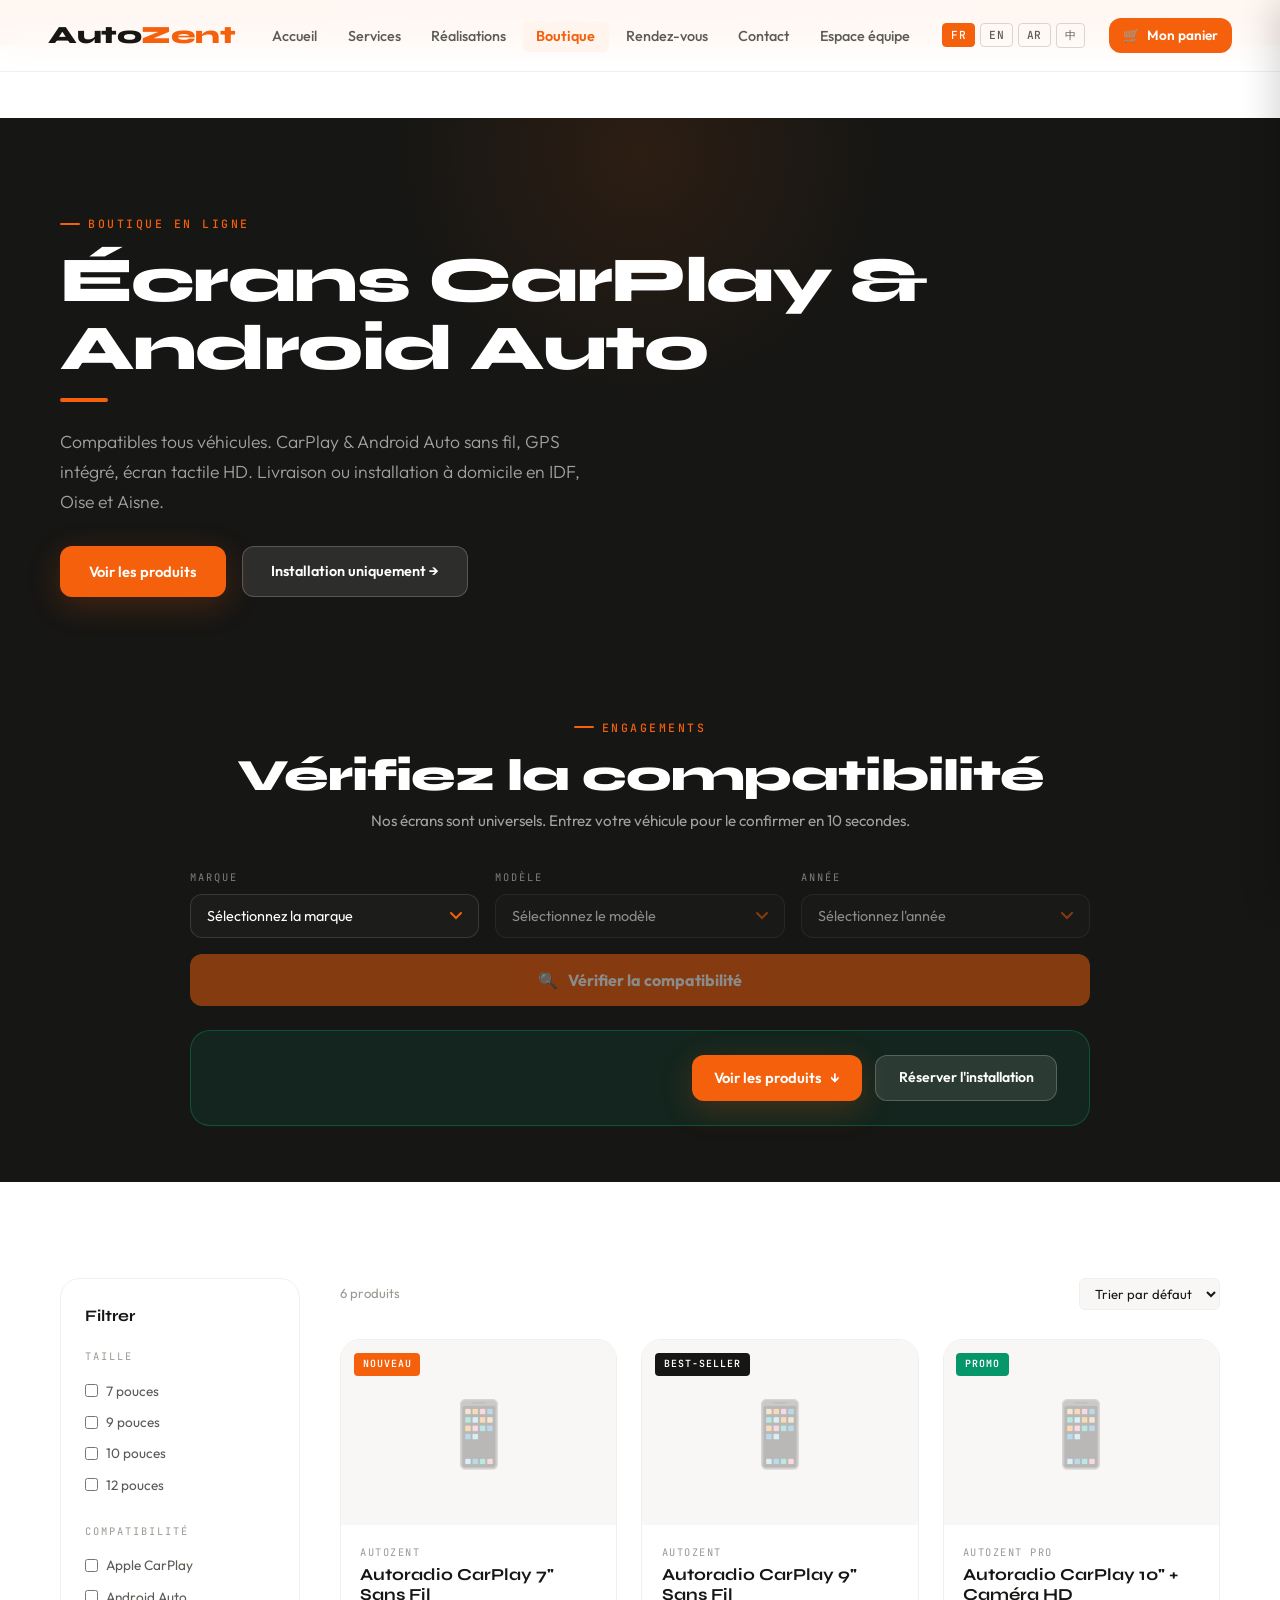
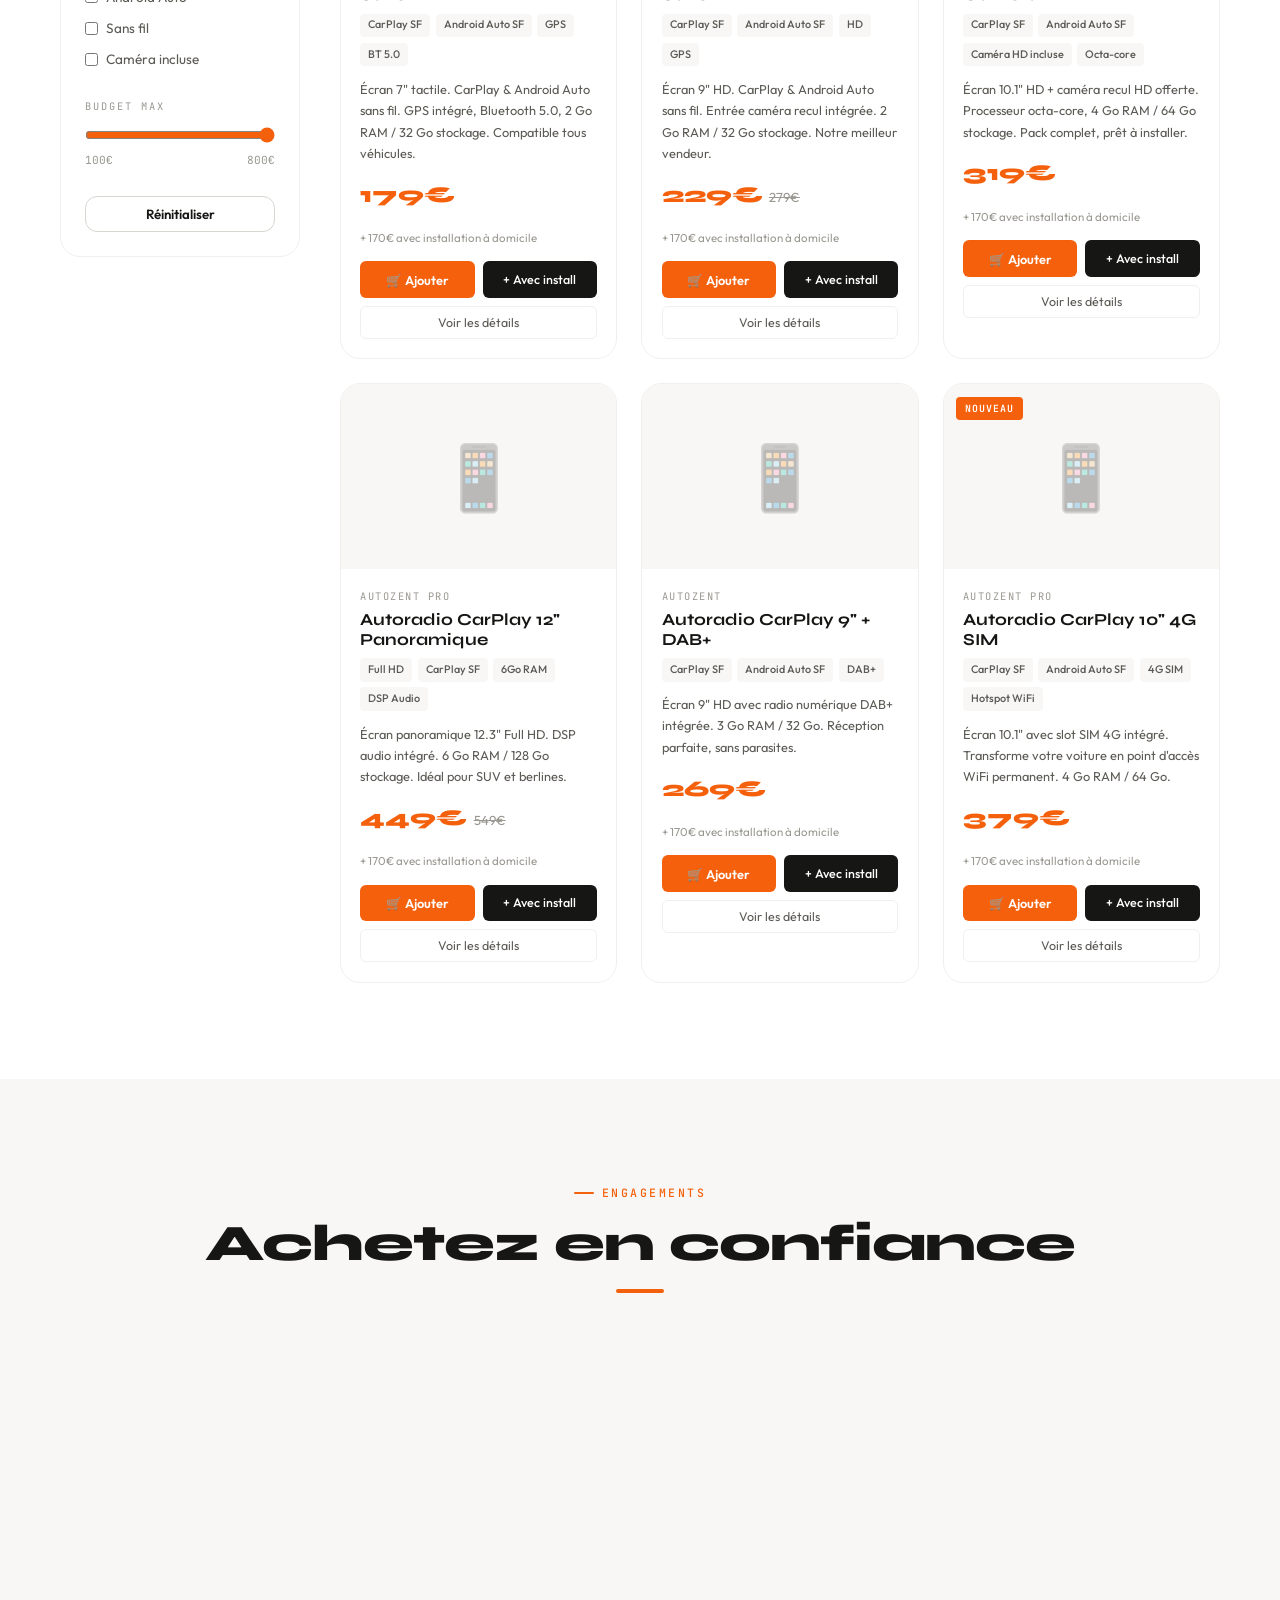
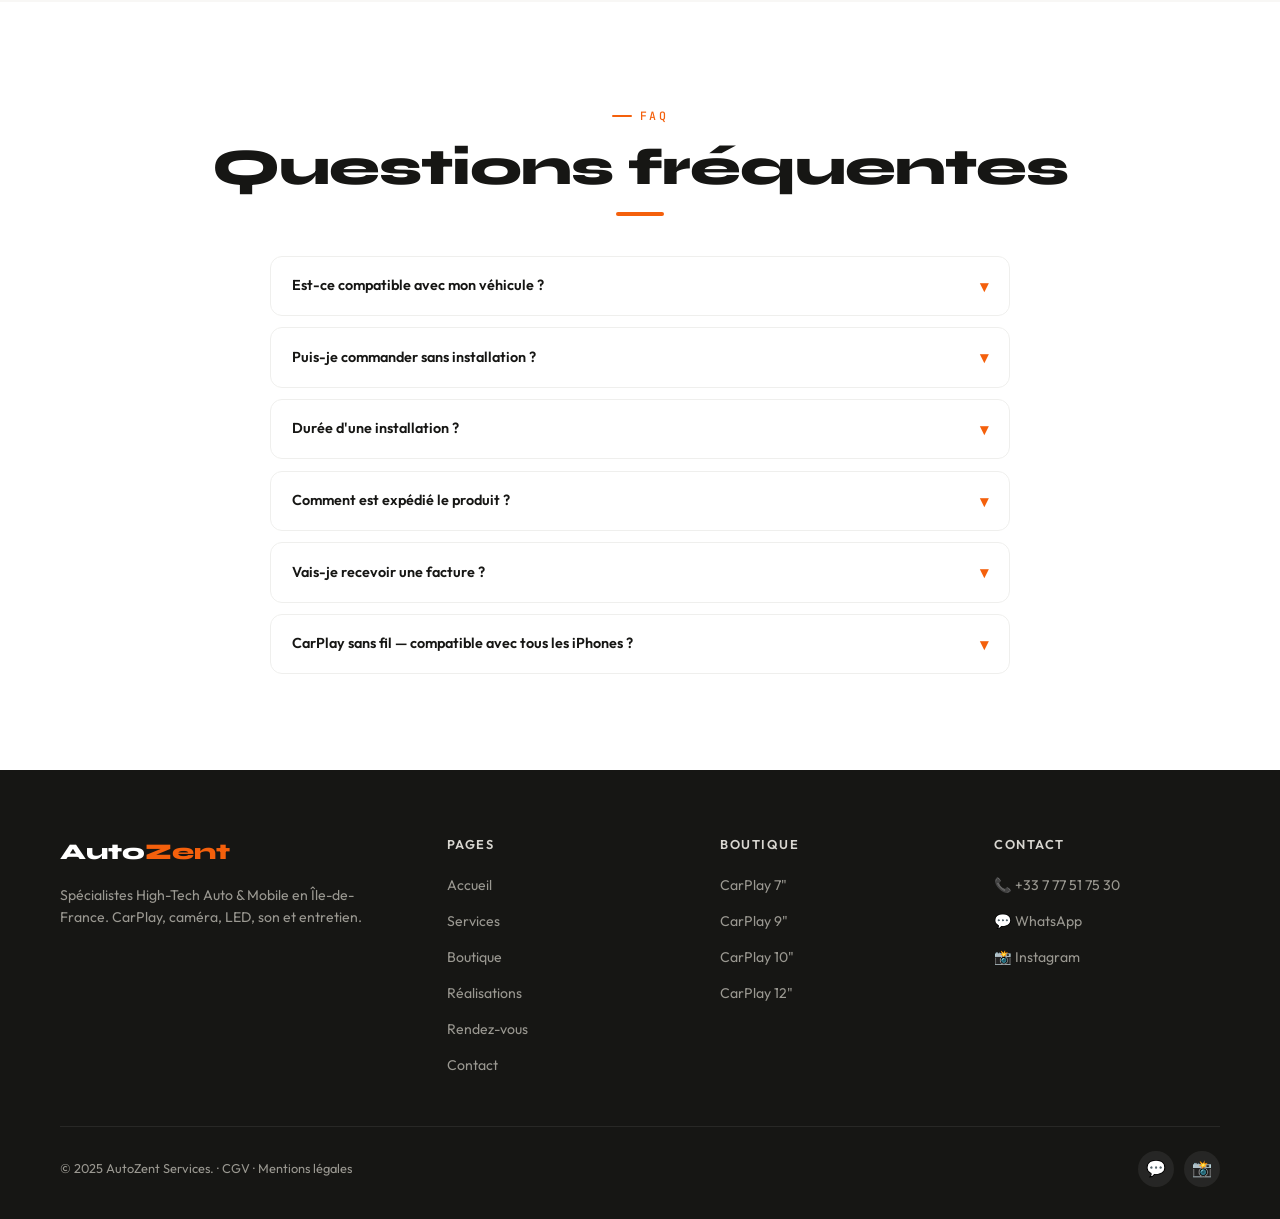
<file: boutique.html>
<!DOCTYPE html>
<html lang="fr" dir="ltr">
<head>
<meta charset="UTF-8">
<meta name="viewport" content="width=device-width, initial-scale=1.0">
<title>Boutique CarPlay — AutoZent Services</title>
<link rel="stylesheet" href="style.css">
<script src="https://www.paypal.com/sdk/js?client-id=Abqu6FdE3XYNkDDW-SvqOcNVitZBPRFMX7amxS02Ol-LpMGRgJ4X_JYDPvouN5Hjf2V5jr-avclGuIak&currency=EUR&locale=fr_FR" data-namespace="paypal_sdk"></script>
<style>
.cart-btn{position:relative;background:var(--orange);color:#fff;border:none;border-radius:var(--radius-md);padding:.4rem .9rem;font-size:.85rem;font-weight:600;cursor:pointer;display:flex;align-items:center;gap:.4rem;transition:background .2s;text-decoration:none;}
.cart-btn:hover{background:var(--orange-lt);}
.cart-count{background:#fff;color:var(--orange);font-size:.65rem;font-weight:800;border-radius:50%;width:18px;height:18px;display:flex;align-items:center;justify-content:center;position:absolute;top:-6px;right:-6px;}
.cart-count.hidden{display:none;}
.cart-overlay{display:none;position:fixed;inset:0;background:rgba(0,0,0,.45);z-index:1800;backdrop-filter:blur(2px);}
.cart-overlay.open{display:block;}
.cart-drawer{position:fixed;top:0;right:-420px;width:420px;max-width:100vw;height:100vh;background:var(--blanc);z-index:1900;display:flex;flex-direction:column;box-shadow:-8px 0 32px rgba(0,0,0,.15);transition:right .35s cubic-bezier(.22,.68,0,1.2);}
.cart-drawer.open{right:0;}
.cart-header{padding:1.4rem 1.6rem;border-bottom:1px solid var(--gris-2);display:flex;align-items:center;justify-content:space-between;}
.cart-header h3{font-family:var(--font-titre);font-size:1.3rem;font-weight:800;}
.cart-header-right{display:flex;gap:.6rem;align-items:center;}
.cart-close{background:var(--gris-2);border:none;border-radius:50%;width:32px;height:32px;cursor:pointer;font-size:1.1rem;display:flex;align-items:center;justify-content:center;color:var(--gris-5);}
.cart-body{flex:1;overflow-y:auto;padding:1.2rem 1.6rem;}
.cart-empty{text-align:center;padding:3rem 1rem;color:var(--gris-4);}
.cart-empty .ico{font-size:3rem;margin-bottom:1rem;}
.cart-item{display:flex;gap:1rem;padding:1rem 0;border-bottom:1px solid var(--gris-2);align-items:flex-start;}
.cart-item:last-child{border-bottom:none;}
.cart-item-img{width:64px;height:64px;border-radius:var(--radius-sm);background:var(--gris-1);display:flex;align-items:center;justify-content:center;font-size:1.8rem;flex-shrink:0;}
.cart-item-info{flex:1;min-width:0;}
.cart-item-name{font-family:var(--font-titre);font-size:.95rem;font-weight:700;color:var(--noir);margin-bottom:.2rem;line-height:1.2;}
.cart-item-opt{font-size:.75rem;color:var(--gris-4);margin-bottom:.5rem;}
.cart-item-controls{display:flex;align-items:center;gap:.6rem;}
.qty-btn{background:var(--gris-2);border:none;border-radius:4px;width:26px;height:26px;font-size:1rem;cursor:pointer;display:flex;align-items:center;justify-content:center;font-weight:700;color:var(--noir);}
.qty-val{font-family:var(--font-mono);font-size:.85rem;font-weight:600;min-width:20px;text-align:center;}
.cart-item-remove{background:none;border:none;color:var(--gris-4);cursor:pointer;font-size:.8rem;padding:.2rem .4rem;border-radius:4px;margin-left:.3rem;transition:all .15s;}
.cart-item-remove:hover{background:#fee2e2;color:#ef4444;}
.cart-item-price{font-family:var(--font-titre);font-size:1rem;font-weight:800;color:var(--orange);white-space:nowrap;margin-left:.5rem;}
.cart-footer{padding:1.2rem 1.6rem;border-top:1px solid var(--gris-2);background:var(--gris-1);}
.cart-summary{display:flex;justify-content:space-between;align-items:center;margin-bottom:.8rem;}
.cart-summary-label{font-size:.88rem;color:var(--gris-5);}
.cart-total{font-family:var(--font-titre);font-size:1.6rem;font-weight:800;color:var(--orange);}
.cart-actions{display:flex;flex-direction:column;gap:.6rem;}
.btn-clear{background:none;border:1.5px solid var(--gris-3);color:var(--gris-4);padding:.55rem;border-radius:var(--radius-sm);font-size:.82rem;cursor:pointer;text-align:center;transition:all .2s;font-family:var(--font-corps);}
.btn-clear:hover{border-color:#ef4444;color:#ef4444;background:#fee2e2;}
.page-hero{background:var(--noir);padding:5.5rem 3rem 3.5rem;position:relative;overflow:hidden;}
.page-hero::before{content:'';position:absolute;top:-40%;left:50%;transform:translateX(-50%);width:500px;height:500px;border-radius:50%;background:radial-gradient(circle,rgba(244,96,12,.1) 0%,transparent 70%);pointer-events:none;}
.page-hero h1{color:#fff;font-size:clamp(2.2rem,5vw,4rem);}
.promo-banner{background:var(--orange);color:#fff;padding:.7rem 2rem;text-align:center;font-size:.88rem;font-weight:600;letter-spacing:.2px;}
.promo-banner span{opacity:.82;font-weight:400;margin-left:.5rem;}
.shop-layout{display:grid;grid-template-columns:240px 1fr;gap:2.5rem;align-items:start;}
.filters-panel{background:var(--blanc);border:1px solid var(--gris-2);border-radius:var(--radius-lg);padding:1.5rem;position:sticky;top:calc(var(--nav-h) + 1.5rem);}
.filters-panel h3{font-family:var(--font-titre);font-size:1rem;font-weight:700;margin-bottom:1.2rem;}
.filter-group{margin-bottom:1.4rem;}
.filter-group-title{font-family:var(--font-mono);font-size:.65rem;color:var(--gris-4);letter-spacing:2px;text-transform:uppercase;margin-bottom:.6rem;}
.filter-option{display:flex;align-items:center;gap:.5rem;padding:.28rem 0;cursor:pointer;font-size:.85rem;color:var(--gris-5);}
.filter-option:hover{color:var(--orange);}
.filter-option input{accent-color:var(--orange);}
.price-range input[type=range]{accent-color:var(--orange);width:100%;}
.price-labels{display:flex;justify-content:space-between;font-family:var(--font-mono);font-size:.7rem;color:var(--gris-4);}
.products-header{display:flex;justify-content:space-between;align-items:center;margin-bottom:1.8rem;flex-wrap:wrap;gap:.8rem;}
.products-count{font-size:.82rem;color:var(--gris-4);}
.products-sort select{background:var(--gris-1);border:1px solid var(--gris-2);color:var(--noir);padding:.38rem .7rem;border-radius:var(--radius-sm);font-size:.82rem;outline:none;}
.products-grid{display:grid;grid-template-columns:repeat(auto-fill,minmax(260px,1fr));gap:1.5rem;}
.product-card{background:var(--blanc);border:1px solid var(--gris-2);border-radius:var(--radius-lg);overflow:hidden;transition:box-shadow .3s,transform .25s;position:relative;}
.product-card:hover{box-shadow:var(--shadow-md);transform:translateY(-3px);}
.product-badge{position:absolute;top:.8rem;left:.8rem;z-index:2;font-family:var(--font-mono);font-size:.62rem;font-weight:600;letter-spacing:1px;padding:.22rem .55rem;border-radius:4px;text-transform:uppercase;}
.product-badge.new{background:var(--orange);color:#fff;}
.product-badge.promo{background:#059669;color:#fff;}
.product-badge.bestseller{background:var(--noir);color:#fff;}
.product-img-wrap{background:var(--gris-1);height:185px;display:flex;align-items:center;justify-content:center;overflow:hidden;}
.product-img-placeholder{font-size:4rem;opacity:.25;}
.product-body{padding:1.2rem;}
.product-brand{font-family:var(--font-mono);font-size:.65rem;color:var(--gris-4);letter-spacing:1.5px;text-transform:uppercase;margin-bottom:.25rem;}
.product-name{font-family:var(--font-titre);font-size:1.05rem;font-weight:700;color:var(--noir);margin-bottom:.5rem;line-height:1.2;}
.product-specs{display:flex;flex-wrap:wrap;gap:.35rem;margin-bottom:.8rem;}
.spec-tag{background:var(--gris-1);color:var(--gris-5);font-size:.68rem;padding:.18rem .5rem;border-radius:4px;font-weight:500;}
.product-price-row{display:flex;align-items:baseline;gap:.4rem;margin-bottom:.9rem;}
.product-price{font-family:var(--font-titre);font-size:1.4rem;font-weight:800;color:var(--orange);}
.product-price-old{font-size:.82rem;color:var(--gris-4);text-decoration:line-through;}
.product-actions{display:grid;grid-template-columns:1fr 1fr;gap:.5rem;}
.btn-add-cart{background:var(--orange);color:#fff;border:none;padding:.65rem .5rem;border-radius:var(--radius-sm);font-weight:600;font-size:.8rem;cursor:pointer;width:100%;transition:all .2s;font-family:var(--font-corps);display:flex;align-items:center;justify-content:center;gap:.3rem;}
.btn-add-cart:hover{background:var(--orange-lt);}
.btn-add-install{background:var(--noir);color:#fff;border:none;padding:.65rem .5rem;border-radius:var(--radius-sm);font-weight:500;font-size:.78rem;cursor:pointer;width:100%;transition:all .2s;font-family:var(--font-corps);}
.btn-add-install:hover{background:#333;}
.btn-details-sm{grid-column:1/-1;background:transparent;color:var(--gris-5);border:1.5px solid var(--gris-2);padding:.5rem;border-radius:var(--radius-sm);font-size:.78rem;cursor:pointer;font-family:var(--font-corps);transition:all .2s;}
.btn-details-sm:hover{border-color:var(--orange);color:var(--orange);}
.modal-box.pay-box{max-width:480px;}
.pay-divider{text-align:center;font-size:.75rem;color:var(--gris-4);margin:.7rem 0;position:relative;}
.pay-divider::before,.pay-divider::after{content:'';position:absolute;top:50%;width:42%;height:1px;background:var(--gris-2);}
.pay-divider::before{left:0;}.pay-divider::after{right:0;}
.btn-card{width:100%;background:#191C1F;color:#fff;border:none;border-radius:var(--radius-md);padding:.82rem;font-weight:600;font-size:.88rem;cursor:pointer;display:flex;align-items:center;justify-content:center;gap:.5rem;font-family:var(--font-corps);}
.garanties-grid{display:grid;grid-template-columns:repeat(4,1fr);gap:1.2rem;}
.garantie-card{text-align:center;padding:1.4rem 1rem;}
.garantie-ico{font-size:1.8rem;margin-bottom:.7rem;}
.garantie-title{font-family:var(--font-titre);font-size:.95rem;font-weight:700;color:var(--noir);margin-bottom:.3rem;}
.garantie-desc{font-size:.8rem;color:var(--gris-5);line-height:1.55;}
.faq-list{display:flex;flex-direction:column;gap:.7rem;max-width:740px;margin:0 auto;}
.faq-item{border:1px solid var(--gris-2);border-radius:var(--radius-md);overflow:hidden;}
.faq-q{padding:1rem 1.3rem;font-weight:600;font-size:.9rem;cursor:pointer;display:flex;justify-content:space-between;align-items:center;color:var(--noir);}
.faq-q:hover{background:var(--gris-1);}
.faq-a{display:none;padding:0 1.3rem 1rem;font-size:.85rem;color:var(--gris-5);line-height:1.65;}
.faq-a.open{display:block;}
.faq-arrow{color:var(--orange);font-size:1rem;transition:transform .3s;}
.faq-q.open .faq-arrow{transform:rotate(180deg);}
.order-success{display:none;text-align:center;padding:2rem 1rem;}
.order-success .ico{font-size:3.5rem;margin-bottom:1rem;}
.order-ref{font-family:var(--font-mono);background:var(--gris-1);border:1px solid var(--gris-2);padding:.4rem 1rem;border-radius:var(--radius-sm);font-size:.78rem;display:inline-block;margin:.8rem 0;}
@media(max-width:1024px){.shop-layout{grid-template-columns:1fr;}.filters-panel{position:static;}.garanties-grid{grid-template-columns:1fr 1fr;}}
@media(max-width:640px){.products-grid{grid-template-columns:1fr;}.garanties-grid{grid-template-columns:1fr 1fr;}.cart-drawer{width:100vw;}.page-hero{padding:5rem 1.5rem 3rem;}}
</style>
</head>
<body>
<nav>
  <a href="index.html" class="nav-logo">Auto<span>Zent</span></a>
  <ul class="nav-links" id="navLinks">
    <li><a href="index.html" data-i18n="nav_home">Accueil</a></li>
    <li><a href="services.html" data-i18n="nav_services">Services</a></li>
    <li><a href="realisations.html" data-i18n="nav_realisations">Réalisations</a></li>
    <li><a href="boutique.html" style="color:var(--orange);font-weight:600;" data-i18n="nav_boutique">Boutique</a></li>
    <li><a href="rdv.html" data-i18n="nav_rdv">Rendez-vous</a></li>
    <li><a href="contact.html" data-i18n="nav_contact">Contact</a></li>
    <li><a href="agenda.html" data-i18n="nav_agenda">Espace équipe</a></li>
    <div class="nav-lang">
      <button class="lang-btn" data-lang="fr">FR</button>
      <button class="lang-btn" data-lang="en">EN</button>
      <button class="lang-btn" data-lang="ar">AR</button>
      <button class="lang-btn" data-lang="zh">中</button>
    </div>
  </ul>
  <a href="#" class="cart-btn" onclick="toggleCart(event)">
    🛒 <span data-i18n="cart_title">Mon panier</span>
    <span class="cart-count hidden" id="cartCount">0</span>
  </a>
  <div id="hamburger" class="hamburger"><span></span><span></span><span></span></div>
</nav>

<div class="cart-overlay" id="cartOverlay" onclick="toggleCart(event)"></div>
<div class="cart-drawer" id="cartDrawer">
  <div class="cart-header">
    <h3>🛒 <span data-i18n="cart_title">Mon panier</span></h3>
    <div class="cart-header-right">
      <button class="btn-clear" onclick="clearCart()" style="padding:.3rem .8rem;font-size:.75rem;border-radius:var(--radius-sm);" data-i18n="cart_clear">Vider</button>
      <button class="cart-close" onclick="toggleCart(event)">×</button>
    </div>
  </div>
  <div class="cart-body" id="cartBody">
    <div class="cart-empty" id="cartEmpty">
      <div class="ico">🛒</div>
      <p style="font-weight:600;margin-bottom:.3rem;" data-i18n="cart_empty_title">Votre panier est vide</p>
      <p style="font-size:.82rem;" data-i18n="cart_empty_sub">Ajoutez des produits pour commencer.</p>
    </div>
  </div>
  <div class="cart-footer" id="cartFooter" style="display:none;">
    <div class="cart-summary">
      <div>
        <div class="cart-summary-label" id="cartItemCount">0 article</div>
        <div class="cart-total" id="cartTotal">0€</div>
      </div>
      <div style="text-align:right;font-size:.72rem;color:var(--gris-4);">TVA incluse<br>Facture par email</div>
    </div>
    <div class="cart-actions">
      <button class="btn btn-primary" style="width:100%;justify-content:center;" onclick="goToCheckout()">
        <span data-i18n="cart_checkout">Passer au paiement →</span>
      </button>
    </div>
  </div>
</div>

<div class="promo-banner">
  <span data-i18n="shop_promo">🔥 Installation offerte pour tout achat de CarPlay ce mois-ci</span>
  <span data-i18n="shop_promo_date">· Offre valable jusqu'au 30 juin 2025</span>
</div>

<div class="page-top">
<div class="page-hero">
  <div style="max-width:1160px;margin:0 auto;">
    <div class="eyebrow" style="justify-content:flex-start;"><span style="color:var(--orange);" data-i18n="shop_eyebrow">Boutique en ligne</span></div>
    <h1 id="shopHeroTitle" class="display anim-fade-up d1" style="color:#fff;margin-bottom:.8rem;">Écrans CarPlay &<br>Android Auto</h1>
    <div class="divider-orange"></div>
    <p id="shopHeroSub" class="lead anim-fade-up d2" style="color:rgba(255,255,255,.6);max-width:520px;">
      Matériel sélectionné et testé. Commandez en ligne — livraison ou installation à domicile sur IDF, Oise et Aisne.
    </p>
    <div class="anim-fade-up d3" style="display:flex;gap:1rem;flex-wrap:wrap;margin-top:1.8rem;">
      <a href="#produits" class="btn btn-primary" data-i18n="shop_cta1">Voir les produits</a>
      <a href="rdv.html" class="btn" style="background:rgba(255,255,255,.1);color:#fff;border:1.5px solid rgba(255,255,255,.2);padding:.8rem 1.8rem;border-radius:var(--radius-md);font-weight:600;font-size:.9rem;" data-i18n="shop_cta2">Installation uniquement →</a>
    </div>
  </div>
</div>

<!-- ════ COMPATIBILITÉ VÉHICULE ════ -->
<section class="section" style="background:var(--noir);padding:3.5rem 0;" id="compatibilite">
  <div class="container">
    <div class="scroll-reveal" style="text-align:center;margin-bottom:2.2rem;">
      <div class="eyebrow" style="justify-content:center;"><span style="color:var(--orange);" data-i18n="engagements_eyebrow">Compatibilité</span></div>
      <h2 class="display" style="color:#fff;font-size:clamp(1.8rem,3.5vw,2.8rem);" data-i18n="compat_check_title">Vérifiez la compatibilité</h2>
      <p style="color:rgba(255,255,255,.6);font-size:.95rem;margin-top:.5rem;" data-i18n="compat_check_sub">Nos écrans sont universels. Entrez votre véhicule pour le confirmer en 10 secondes.</p>
    </div>

    <!-- SELECTS -->
    <div class="scroll-reveal" style="max-width:900px;margin:0 auto;">
      <div style="display:grid;grid-template-columns:1fr 1fr 1fr;gap:1rem;margin-bottom:1rem;" id="compatGrid">

        <!-- MARQUE -->
        <div>
          <label style="font-family:var(--font-mono);font-size:.65rem;color:rgba(255,255,255,.45);letter-spacing:2px;text-transform:uppercase;display:block;margin-bottom:.5rem;" data-i18n="compat_label_marque">Marque</label>
          <select id="selMarque" onchange="onMarqueChange()" style="width:100%;background:#1C1C1A;border:1.5px solid rgba(255,255,255,.12);color:#fff;padding:.75rem 1rem;border-radius:var(--radius-md);font-size:.9rem;font-family:var(--font-corps);cursor:pointer;appearance:none;background-image:url('data:image/svg+xml,%3Csvg xmlns=%22http://www.w3.org/2000/svg%22 width=%2212%22 height=%228%22 viewBox=%220 0 12 8%22%3E%3Cpath d=%22M1 1l5 5 5-5%22 stroke=%22%23F4600C%22 stroke-width=%222%22 fill=%22none%22 stroke-linecap=%22round%22/%3E%3C/svg%3E');background-repeat:no-repeat;background-position:right 1rem center;padding-right:2.5rem;">
            <option value="" data-i18n="compat_select_marque">Sélectionnez la marque</option>
            <option>Alfa Romeo</option><option>Audi</option><option>BMW</option>
            <option>Citroën</option><option>Dacia</option><option>DS Automobiles</option>
            <option>Fiat</option><option>Ford</option><option>Honda</option>
            <option>Hyundai</option><option>Jaguar</option><option>Jeep</option>
            <option>Kia</option><option>Land Rover</option><option>Mazda</option>
            <option>Mercedes-Benz</option><option>Mini</option><option>Mitsubishi</option>
            <option>Nissan</option><option>Opel</option><option>Peugeot</option>
            <option>Porsche</option><option>Renault</option><option>Seat</option>
            <option>Skoda</option><option>Subaru</option><option>Suzuki</option>
            <option>Toyota</option><option>Volkswagen</option><option>Volvo</option>
          </select>
        </div>

        <!-- MODÈLE -->
        <div>
          <label style="font-family:var(--font-mono);font-size:.65rem;color:rgba(255,255,255,.45);letter-spacing:2px;text-transform:uppercase;display:block;margin-bottom:.5rem;" data-i18n="compat_label_modele">Modèle</label>
          <select id="selModele" onchange="onModeleChange()" disabled style="width:100%;background:#1C1C1A;border:1.5px solid rgba(255,255,255,.12);color:#fff;padding:.75rem 1rem;border-radius:var(--radius-md);font-size:.9rem;font-family:var(--font-corps);cursor:pointer;appearance:none;background-image:url('data:image/svg+xml,%3Csvg xmlns=%22http://www.w3.org/2000/svg%22 width=%2212%22 height=%228%22 viewBox=%220 0 12 8%22%3E%3Cpath d=%22M1 1l5 5 5-5%22 stroke=%22%23F4600C%22 stroke-width=%222%22 fill=%22none%22 stroke-linecap=%22round%22/%3E%3C/svg%3E');background-repeat:no-repeat;background-position:right 1rem center;padding-right:2.5rem;opacity:.5;">
            <option value="" data-i18n="compat_select_modele">Sélectionnez le modèle</option>
          </select>
        </div>

        <!-- ANNÉE -->
        <div>
          <label style="font-family:var(--font-mono);font-size:.65rem;color:rgba(255,255,255,.45);letter-spacing:2px;text-transform:uppercase;display:block;margin-bottom:.5rem;" data-i18n="compat_label_annee">Année</label>
          <select id="selAnnee" disabled style="width:100%;background:#1C1C1A;border:1.5px solid rgba(255,255,255,.12);color:#fff;padding:.75rem 1rem;border-radius:var(--radius-md);font-size:.9rem;font-family:var(--font-corps);cursor:pointer;appearance:none;background-image:url('data:image/svg+xml,%3Csvg xmlns=%22http://www.w3.org/2000/svg%22 width=%2212%22 height=%228%22 viewBox=%220 0 12 8%22%3E%3Cpath d=%22M1 1l5 5 5-5%22 stroke=%22%23F4600C%22 stroke-width=%222%22 fill=%22none%22 stroke-linecap=%22round%22/%3E%3C/svg%3E');background-repeat:no-repeat;background-position:right 1rem center;padding-right:2.5rem;opacity:.5;">
            <option value="" data-i18n="compat_select_annee">Sélectionnez l'année</option>
          </select>
        </div>
      </div>

      <!-- BOUTON -->
      <button id="btnVerif" onclick="checkCompat()" disabled
        style="width:100%;background:var(--orange);color:#fff;border:none;padding:1rem;border-radius:var(--radius-md);font-weight:700;font-size:1rem;cursor:pointer;font-family:var(--font-corps);transition:all .2s;opacity:.5;display:flex;align-items:center;justify-content:center;gap:.6rem;">
        🔍 <span data-i18n="compat_btn">Vérifier la compatibilité</span>
      </button>

      <!-- RÉSULTAT -->
      <div id="compatResult" style="display:none;margin-top:1.5rem;background:rgba(5,150,105,.12);border:1.5px solid rgba(5,150,105,.4);border-radius:var(--radius-lg);padding:1.5rem 2rem;display:flex;align-items:center;justify-content:space-between;flex-wrap:wrap;gap:1rem;">
        <div>
          <div id="compatResultTitle" style="font-family:var(--font-titre);font-size:1.3rem;font-weight:800;color:#34D399;margin-bottom:.3rem;"></div>
          <div id="compatResultVehicule" style="font-size:.88rem;color:rgba(255,255,255,.7);margin-bottom:.4rem;"></div>
          <div id="compatResultMsg" style="font-size:.88rem;color:rgba(255,255,255,.6);"></div>
        </div>
        <div style="display:flex;gap:.8rem;flex-wrap:wrap;">
          <a href="#produits" onclick="document.getElementById('compatResult').style.display='none';" class="btn btn-primary" style="padding:.65rem 1.4rem;">
            <span data-i18n="shop_cta1">Voir les produits</span> ↓
          </a>
          <a id="compatRdvLink" href="rdv.html" class="btn" style="background:rgba(255,255,255,.1);color:#fff;border:1.5px solid rgba(255,255,255,.2);padding:.65rem 1.4rem;border-radius:var(--radius-md);font-weight:600;font-size:.88rem;text-decoration:none;">
            <span data-i18n="compat_ok_rdv">Réserver l'installation</span>
          </a>
        </div>
      </div>
    </div>
  </div>
</section>

<section class="section" id="produits">
  <div class="container">
    <div class="shop-layout">
      <aside class="filters-panel scroll-reveal">
        <h3 data-i18n="filter_title">Filtrer</h3>
        <div class="filter-group">
          <div class="filter-group-title" data-i18n="filter_size">Taille</div>
          <label class="filter-option"><input type="checkbox" value="7" onchange="applyFilters()"> <span data-i18n="pouces_7">7 pouces</span></label>
          <label class="filter-option"><input type="checkbox" value="9" onchange="applyFilters()"> <span data-i18n="pouces_9">9 pouces</span></label>
          <label class="filter-option"><input type="checkbox" value="10" onchange="applyFilters()"> <span data-i18n="pouces_10">10 pouces</span></label>
          <label class="filter-option"><input type="checkbox" value="12" onchange="applyFilters()"> <span data-i18n="pouces_12">12 pouces</span></label>
        </div>
        <div class="filter-group">
          <div class="filter-group-title" data-i18n="filter_compat">Compatibilité</div>
          <label class="filter-option"><input type="checkbox" value="carplay" onchange="applyFilters()"> <span data-i18n="compat_carplay">Apple CarPlay</span></label>
          <label class="filter-option"><input type="checkbox" value="android" onchange="applyFilters()"> <span data-i18n="compat_android">Android Auto</span></label>
          <label class="filter-option"><input type="checkbox" value="wifi" onchange="applyFilters()"> <span data-i18n="compat_wifi">Sans fil</span></label>
          <label class="filter-option"><input type="checkbox" value="camera" onchange="applyFilters()"> <span data-i18n="compat_camera">Caméra incluse</span></label>
        </div>
        <div class="filter-group">
          <div class="filter-group-title" data-i18n="filter_budget">Budget max</div>
          <div class="price-range">
            <input type="range" id="priceRange" min="100" max="800" value="800" step="10" oninput="updatePriceLabel(this.value)">
            <div class="price-labels"><span>100€</span><span id="priceLabel">800€</span></div>
          </div>
        </div>
        <button class="btn btn-outline btn-sm" style="width:100%;justify-content:center;margin-top:.3rem;" onclick="resetFilters()" data-i18n="filter_reset">Réinitialiser</button>
      </aside>
      <div>
        <div class="products-header scroll-reveal">
          <div class="products-count" id="productsCount">6 produits</div>
          <div class="products-sort">
            <select id="sortSelect" onchange="sortProducts(this.value)">
              <option value="default" data-i18n="sort_default">Trier par défaut</option>
              <option value="price-asc" data-i18n="sort_price_asc">Prix croissant</option>
              <option value="price-desc" data-i18n="sort_price_desc">Prix décroissant</option>
              <option value="popular" data-i18n="sort_popular">Popularité</option>
            </select>
          </div>
        </div>
        <div class="products-grid" id="productsGrid"></div>
      </div>
    </div>
  </div>
</section>

<section class="section section-alt">
  <div class="container">
    <div style="text-align:center;margin-bottom:2.5rem;" class="scroll-reveal">
      <div class="eyebrow" style="justify-content:center;"><span data-i18n="engagements_eyebrow">Engagements</span></div>
      <h2 class="display" data-i18n="engagements_title">Achetez en confiance</h2>
      <div class="divider-orange center"></div>
    </div>
    <div class="garanties-grid" id="garantiesGrid"></div>
  </div>
</section>

<section class="section">
  <div class="container">
    <div style="text-align:center;margin-bottom:2.5rem;" class="scroll-reveal">
      <div class="eyebrow" style="justify-content:center;"><span data-i18n="faq_eyebrow">FAQ</span></div>
      <h2 class="display" data-i18n="faq_title">Questions fréquentes</h2>
      <div class="divider-orange center"></div>
    </div>
    <div class="faq-list scroll-reveal" id="faqList"></div>
  </div>
</section>
</div>

<!-- MODAL PAIEMENT -->
<div class="modal-overlay" id="modalPay">
  <div class="modal-box pay-box">
    <button class="modal-close" onclick="closeModal('modalPay')">×</button>
    <div id="payDetail">
      <h3 style="font-family:var(--font-titre);font-size:1.4rem;font-weight:800;margin-bottom:1.2rem;" data-i18n="checkout_title">Finaliser la commande</h3>
      <div style="background:var(--gris-1);border-radius:var(--radius-md);padding:1rem;margin-bottom:1.2rem;max-height:200px;overflow-y:auto;" id="payCartSummary"></div>
      <div class="form-group"><label data-i18n="checkout_name">Nom complet *</label><input type="text" id="buyerName" required placeholder="Jean Dupont"></div>
      <div class="form-group"><label data-i18n="checkout_email">Email * (pour la facture)</label><input type="email" id="buyerEmail" required placeholder="jean@email.com"></div>
      <div class="form-group"><label data-i18n="checkout_phone">Téléphone</label><input type="tel" id="buyerPhone" placeholder="06 12 34 56 78"></div>
      <div style="background:var(--orange-bg);border:1px solid rgba(244,96,12,.2);border-radius:var(--radius-md);padding:.9rem 1.2rem;display:flex;justify-content:space-between;align-items:center;margin-bottom:1.2rem;">
        <span style="font-size:.85rem;color:var(--gris-5);" data-i18n="checkout_total_label">Total TTC</span>
        <span style="font-family:var(--font-titre);font-size:1.8rem;font-weight:800;color:var(--orange);" id="payTotal">0€</span>
      </div>
      <div id="paypalContainer"></div>
      <div class="pay-divider">ou payer par carte</div>
      <button class="btn-card" onclick="payByCard()" data-i18n="checkout_card_btn">💳 Payer par carte bancaire</button>
      <p style="text-align:center;font-size:.7rem;color:var(--gris-4);margin-top:.5rem;" data-i18n="checkout_ssl">🔒 Paiement sécurisé SSL</p>
    </div>
    <div class="order-success" id="orderSuccess">
      <div class="ico">✅</div>
      <h3 style="font-family:var(--font-titre);font-size:1.6rem;margin-bottom:.4rem;" data-i18n="order_ok_title">Commande confirmée !</h3>
      <p style="font-size:.88rem;color:var(--gris-5);"><span data-i18n="order_ok_sub">Facture envoyée à</span> <strong id="orderEmail"></strong></p>
      <div class="order-ref" id="orderRef"></div>
      <p style="font-size:.82rem;color:var(--gris-5);margin-top:.8rem;" data-i18n="order_ok_contact">On vous contacte sous 24h pour l'installation ou la livraison.</p>
      <button class="btn btn-primary" style="margin-top:1.2rem;" onclick="closeModal('modalPay');clearCart();" data-i18n="order_close">Fermer</button>
    </div>
  </div>
</div>

<footer>
  <div class="footer-inner">
    <div><div class="footer-logo">Auto<span>Zent</span></div><p class="footer-desc" data-i18n="footer_desc">Spécialistes High-Tech Auto & Mobile — IDF, Oise, Aisne.</p></div>
    <div class="footer-col"><h4 data-i18n="footer_pages">Pages</h4><ul>
      <li><a href="index.html" data-i18n="nav_home">Accueil</a></li>
      <li><a href="services.html" data-i18n="nav_services">Services</a></li>
      <li><a href="boutique.html" data-i18n="nav_boutique">Boutique</a></li>
      <li><a href="realisations.html" data-i18n="nav_realisations">Réalisations</a></li>
      <li><a href="rdv.html" data-i18n="nav_rdv">Rendez-vous</a></li>
      <li><a href="contact.html" data-i18n="nav_contact">Contact</a></li>
    </ul></div>
    <div class="footer-col"><h4 data-i18n="nav_boutique">Boutique</h4><ul>
      <li><a href="boutique.html">CarPlay 7"</a></li><li><a href="boutique.html">CarPlay 9"</a></li>
      <li><a href="boutique.html">CarPlay 10"</a></li><li><a href="boutique.html">CarPlay 12"</a></li>
    </ul></div>
    <div class="footer-col"><h4 data-i18n="footer_contact_title">Contact</h4><ul>
      <li><a href="tel:+33777517530">📞 +33 7 77 51 75 30</a></li>
      <li><a href="https://wa.me/33777517530" target="_blank">💬 WhatsApp</a></li>
      <li><a href="https://instagram.com/autozent_services" target="_blank">📸 Instagram</a></li>
    </ul></div>
  </div>
  <div class="footer-bottom">
    <p>© 2025 AutoZent Services. · <a href="#" style="color:var(--gris-4);">CGV</a> · <a href="#" style="color:var(--gris-4);">Mentions légales</a></p>
    <div class="footer-socials"><a href="https://wa.me/33777517530" class="social-btn" target="_blank">💬</a><a href="https://instagram.com/autozent_services" class="social-btn" target="_blank">📸</a></div>
  </div>
</footer>

<script src="i18n.js"></script>
<script src="app.js"></script>
<script>
const INSTALL_PRICE = 170;

/* ════ DONNÉES PRODUITS (sans nom/desc — traduits via t()) ════ */
const PRODUCTS_BASE = [
  { id:1, brand:'AutoZent',     taille:7,  price:179, oldPrice:null, badge:'new',        compat:['carplay','android','wifi'],          tags:['CarPlay SF','Android Auto SF','GPS','BT 5.0'],            specs:{'Taille':'7"','Résolution':'1024×600','CarPlay':'Sans fil','Android Auto':'Sans fil','GPS':'Intégré','RAM/ROM':'2Go/32Go','Bluetooth':'5.0'}, popular:3  },
  { id:2, brand:'AutoZent',     taille:9,  price:229, oldPrice:279,  badge:'bestseller', compat:['carplay','android','wifi'],          tags:['CarPlay SF','Android Auto SF','HD','GPS'],                specs:{'Taille':'9"','Résolution':'1280×720 HD','CarPlay':'Sans fil','Android Auto':'Sans fil','Caméra recul':'Entrée intégrée','RAM/ROM':'2Go/32Go','Bluetooth':'5.0'}, popular:10 },
  { id:3, brand:'AutoZent Pro', taille:10, price:319, oldPrice:null, badge:'promo',      compat:['carplay','android','wifi','camera'], tags:['CarPlay SF','Android Auto SF','Caméra HD incluse','Octa-core'], specs:{'Taille':'10.1"','Résolution':'1280×800 HD','CarPlay':'Sans fil','Android Auto':'Sans fil','Caméra recul':'Incluse HD','RAM/ROM':'4Go/64Go','Processeur':'Octa-core'}, popular:8  },
  { id:4, brand:'AutoZent Pro', taille:12, price:449, oldPrice:549,  badge:null,         compat:['carplay','android','wifi'],          tags:['Full HD','CarPlay SF','6Go RAM','DSP Audio'],             specs:{'Taille':'12.3"','Résolution':'1920×720 Full HD','CarPlay':'Sans fil','Android Auto':'Sans fil','RAM/ROM':'6Go/128Go','DSP Audio':'Intégré','Processeur':'Octa-core 2GHz'}, popular:5  },
  { id:5, brand:'AutoZent',     taille:9,  price:269, oldPrice:null, badge:null,         compat:['carplay','android','wifi'],          tags:['CarPlay SF','Android Auto SF','DAB+'],                    specs:{'Taille':'9"','Résolution':'1280×720 HD','CarPlay':'Sans fil','Android Auto':'Sans fil','DAB+':'Intégré','RAM/ROM':'3Go/32Go'}, popular:4  },
  { id:6, brand:'AutoZent Pro', taille:10, price:379, oldPrice:null, badge:'new',        compat:['carplay','android','wifi'],          tags:['CarPlay SF','Android Auto SF','4G SIM','Hotspot WiFi'],   specs:{'Taille':'10.1"','Résolution':'1280×800 HD','CarPlay':'Sans fil','Android Auto':'Sans fil','4G SIM':'Slot intégré','WiFi Hotspot':'Oui','RAM/ROM':'4Go/64Go'}, popular:6  },
];

/* Retourne les produits avec noms/descriptions dans la langue active */
function getProducts() {
  return PRODUCTS_BASE.map(p => ({
    ...p,
    name: t('p'+p.id+'_name'),
    desc: t('p'+p.id+'_desc'),
  }));
}

/* ════ PANIER ════ */
let cart = JSON.parse(localStorage.getItem('az_cart') || '[]');
function saveCart() { localStorage.setItem('az_cart', JSON.stringify(cart)); }

function addToCart(productId, withInstall = false) {
  const products = getProducts();
  const p = products.find(x => x.id === productId);
  if (!p) return;
  const key = `${productId}_${withInstall ? 'install' : 'seul'}`;
  const existing = cart.find(i => i.key === key);
  /* Labels traduits */
  const optLabel = withInstall ? t('option_avec_install') : t('option_seul');
  if (existing) {
    existing.qty++;
    existing.name = p.name; // mise à jour si langue changée
  } else {
    cart.push({ key, productId, name: p.name, option: optLabel,
      unitPrice: withInstall ? p.price + INSTALL_PRICE : p.price, qty: 1 });
  }
  saveCart(); renderCart();
  const btn = document.querySelector(`[data-add="${productId}"]${withInstall ? '[data-install]' : ':not([data-install])'}`);
  if (btn) { const orig = btn.textContent; btn.textContent = '✅'; setTimeout(() => { btn.textContent = withInstall ? t('btn_add_install') : t('btn_add_cart'); }, 1200); }
  openCartDrawer();
}

function removeFromCart(key) { cart = cart.filter(i => i.key !== key); saveCart(); renderCart(); }
function changeQty(key, delta) {
  const item = cart.find(i => i.key === key); if (!item) return;
  item.qty += delta;
  if (item.qty <= 0) { removeFromCart(key); return; }
  saveCart(); renderCart();
}
function clearCart() { cart = []; saveCart(); renderCart(); }
function getCartTotal() { return cart.reduce((s, i) => s + i.unitPrice * i.qty, 0); }
function getCartCount() { return cart.reduce((s, i) => s + i.qty, 0); }

function renderCart() {
  const body = document.getElementById('cartBody');
  const empty = document.getElementById('cartEmpty');
  const footer = document.getElementById('cartFooter');
  const badge = document.getElementById('cartCount');
  const n = getCartCount();
  badge.textContent = n; badge.classList.toggle('hidden', n === 0);
  if (cart.length === 0) {
    if (empty) empty.style.display = 'block';
    footer.style.display = 'none';
    body.innerHTML = ''; body.appendChild(empty); return;
  }
  if (empty) empty.style.display = 'none';
  footer.style.display = 'block';
  body.innerHTML = cart.map(item => `
    <div class="cart-item">
      <div class="cart-item-img">📱</div>
      <div class="cart-item-info">
        <div class="cart-item-name">${item.name}</div>
        <div class="cart-item-opt">${item.option}</div>
        <div class="cart-item-controls">
          <button class="qty-btn" onclick="changeQty('${item.key}',-1)">−</button>
          <span class="qty-val">${item.qty}</span>
          <button class="qty-btn" onclick="changeQty('${item.key}',1)">+</button>
          <button class="cart-item-remove" onclick="removeFromCart('${item.key}')">🗑 Supprimer</button>
        </div>
      </div>
      <div class="cart-item-price">${item.unitPrice * item.qty}€</div>
    </div>`).join('');
  document.getElementById('cartItemCount').textContent = `${n} article${n > 1 ? 's' : ''}`;
  document.getElementById('cartTotal').textContent = getCartTotal() + '€';
}

function openCartDrawer() {
  document.getElementById('cartDrawer').classList.add('open');
  document.getElementById('cartOverlay').classList.add('open');
  document.body.style.overflow = 'hidden';
}
function toggleCart(e) {
  e.preventDefault();
  const d = document.getElementById('cartDrawer'), o = document.getElementById('cartOverlay');
  if (d.classList.contains('open')) { d.classList.remove('open'); o.classList.remove('open'); document.body.style.overflow = ''; }
  else openCartDrawer();
}

/* ════ CHECKOUT ════ */
function goToCheckout() {
  if (cart.length === 0) { toast(t('cart_empty_title'), 'err'); return; }
  document.getElementById('cartDrawer').classList.remove('open');
  document.getElementById('cartOverlay').classList.remove('open');
  document.body.style.overflow = '';
  const summary = document.getElementById('payCartSummary');
  summary.innerHTML = cart.map(i =>
    `<div style="display:flex;justify-content:space-between;font-size:.82rem;padding:.3rem 0;border-bottom:1px solid var(--gris-2);">
      <span>${i.name} <span style="color:var(--gris-4);">× ${i.qty}</span> <span style="font-size:.72rem;color:var(--gris-4);">(${i.option})</span></span>
      <strong>${i.unitPrice * i.qty}€</strong>
    </div>`
  ).join('') + `<div style="display:flex;justify-content:space-between;font-size:.9rem;padding:.5rem 0;font-weight:700;">
    <span>Total</span><span style="color:var(--orange);">${getCartTotal()}€</span>
  </div>`;
  document.getElementById('payTotal').textContent = getCartTotal() + '€';
  document.getElementById('orderSuccess').style.display = 'none';
  document.getElementById('payDetail').style.display = 'block';
  renderPaypal(); openModal('modalPay');
}

/* ════ PAYPAL ════ */
function renderPaypal() {
  const container = document.getElementById('paypalContainer');
  container.innerHTML = '<div id="paypal-btn-wrap"></div>';
  if (typeof paypal_sdk === 'undefined') {
    container.innerHTML = `<p style="font-size:.75rem;color:var(--gris-4);text-align:center;">⚠️ PayPal SDK non chargé.</p>`; return;
  }
  const total = getCartTotal();
  const desc = cart.map(i => `${i.name} ×${i.qty}`).join(', ');
  paypal_sdk.Buttons({
    style: { layout:'horizontal', color:'gold', shape:'rect', label:'paypal', height:42 },
    createOrder(data, actions) {
      const name = document.getElementById('buyerName').value.trim();
      const email = document.getElementById('buyerEmail').value.trim();
      if (!name || !email) { toast('Renseignez votre nom et email avant de payer.', 'err'); return Promise.reject(); }
      return actions.order.create({ purchase_units: [{ description: desc, amount: { value: total.toFixed(2), currency_code:'EUR' } }] });
    },
    onApprove(data, actions) {
      return actions.order.capture().then(details => {
        showOrderSuccess(details.payer.email_address, `${details.payer.name.given_name} ${details.payer.name.surname}`, details.id);
      });
    },
    onError() { toast('Erreur PayPal. Réessayez ou payez par carte.', 'err'); }
  }).render('#paypal-btn-wrap');
}

/* ════ PAIEMENT CARTE — labels traduits ════ */
function payByCard() {
  const name = document.getElementById('buyerName').value.trim();
  const email = document.getElementById('buyerEmail').value.trim();
  if (!name || !email) { toast('Renseignez votre nom et email avant de payer.', 'err'); return; }
  const existing = document.getElementById('modalCarte'); if (existing) existing.remove();
  const modal = document.createElement('div');
  modal.id = 'modalCarte'; modal.className = 'modal-overlay open';
  modal.innerHTML = `
    <div class="modal-box" style="max-width:420px;">
      <button class="modal-close" onclick="document.getElementById('modalCarte').remove()">×</button>
      <h3 style="font-family:var(--font-titre);font-size:1.3rem;font-weight:800;margin-bottom:1.2rem;">${t('card_title')}</h3>
      <div class="form-group">
        <label>${t('card_num')}</label>
        <input type="text" id="cardNum" maxlength="19" placeholder="1234 5678 9012 3456"
          oninput="this.value=this.value.replace(/[^0-9]/g,'').replace(/(.{4})/g,'$1 ').trim()">
      </div>
      <div style="display:grid;grid-template-columns:1fr 1fr;gap:1rem;">
        <div class="form-group">
          <label>${t('card_exp')}</label>
          <input type="text" id="cardExp" maxlength="5" placeholder="MM/AA"
            oninput="this.value=this.value.replace(/[^0-9]/g,'').replace(/^(.{2})(.+)/,'$1/$2')">
        </div>
        <div class="form-group">
          <label>${t('card_cvv')}</label>
          <input type="text" id="cardCvv" maxlength="3" placeholder="123"
            oninput="this.value=this.value.replace(/[^0-9]/g,'')">
        </div>
      </div>
      <div class="form-group">
        <label>${t('card_name')}</label>
        <input type="text" id="cardName" placeholder="JEAN DUPONT">
      </div>
      <p style="font-size:.72rem;color:var(--gris-4);text-align:center;margin-bottom:1rem;">${t('checkout_ssl')}</p>
      <button class="btn btn-primary" style="width:100%;justify-content:center;" onclick="submitCardPayment('${name}','${email}')">
        ${t('card_pay_btn')} ${getCartTotal()}€
      </button>
    </div>`;
  modal.addEventListener('click', e => { if (e.target === modal) modal.remove(); });
  document.body.appendChild(modal);
}

function submitCardPayment(name, email) {
  const num = (document.getElementById('cardNum')?.value || '').replace(/\s/g,'');
  const exp = document.getElementById('cardExp')?.value;
  const cvv = document.getElementById('cardCvv')?.value;
  const cname = document.getElementById('cardName')?.value;
  if (!num || num.length < 16 || !exp || !cvv || !cname) { toast('Remplissez tous les champs carte.', 'err'); return; }
  document.getElementById('modalCarte')?.remove();
  showOrderSuccess(email, name, 'CARD-' + Date.now());
}

function showOrderSuccess(email, name, orderId) {
  const ref = 'AZ-' + Date.now().toString(36).toUpperCase();
  document.getElementById('orderEmail').textContent = email;
  document.getElementById('orderRef').textContent = 'Réf : ' + ref;
  document.getElementById('payDetail').style.display = 'none';
  document.getElementById('orderSuccess').style.display = 'block';
  generateInvoice({ name, email, orderId: ref });
}

function generateInvoice({ name, email, orderId }) {
  const date = new Date().toLocaleDateString('fr-FR',{day:'2-digit',month:'long',year:'numeric'});
  const rows = cart.map(i => `<tr><td>${i.name} (${i.option})</td><td>${i.qty}</td><td>${i.unitPrice}€</td><td>${i.unitPrice*i.qty}€</td></tr>`).join('');
  const html = `<!DOCTYPE html><html><head><meta charset="UTF-8"><title>Facture ${orderId}</title>
  <style>body{font-family:sans-serif;max-width:700px;margin:40px auto;font-size:14px;color:#222;}
  .logo{font-size:22px;font-weight:900;}.logo span{color:#F4600C;}
  table{width:100%;border-collapse:collapse;margin:20px 0;}
  th{background:#F4600C;color:#fff;padding:9px;text-align:left;font-size:13px;}
  td{padding:9px;border-bottom:1px solid #eee;font-size:13px;}
  .total td{font-weight:700;background:#FFF4EE;}
  .footer{margin-top:30px;border-top:1px solid #eee;padding-top:14px;color:#999;font-size:12px;}
  @media print{body{margin:20px;}}</style></head><body>
  <div style="display:flex;justify-content:space-between;margin-bottom:30px;">
    <div><div class="logo">Auto<span>Zent</span> Services</div><div style="color:#777;font-size:13px;margin-top:4px;">High-Tech Auto & Mobile — IDF, Oise, Aisne</div></div>
    <div style="text-align:right;"><div style="font-size:16px;font-weight:700;color:#F4600C;">FACTURE</div><div style="color:#777;font-size:13px;">N° ${orderId}<br>${date}</div></div>
  </div>
  <div style="margin-bottom:20px;"><strong>Facturé à :</strong><br>${name}<br>${email}</div>
  <table><thead><tr><th>Description</th><th>Qté</th><th>P.U.</th><th>Total</th></tr></thead>
  <tbody>${rows}<tr class="total"><td colspan="3" style="text-align:right;">TOTAL TTC</td><td>${getCartTotal()}€</td></tr></tbody></table>
  <p style="font-size:12px;color:#777;">TVA non applicable — Art. 293 B du CGI</p>
  <div class="footer">AutoZent Services · Autozentservices@gmail.com · +33 7 77 51 75 30</div>
  </body></html>`;
  const w = window.open('','_blank');
  if (w) { w.document.write(html); w.document.close(); setTimeout(() => w.print(), 500); }
}

/* ════ GRILLE PRODUITS — tout traduit ════ */
function renderProducts(list) {
  const grid = document.getElementById('productsGrid');
  const n = list.length;
  document.getElementById('productsCount').textContent = `${n} produit${n > 1 ? 's' : ''}`;
  const btnAdd = t('btn_add_cart');
  const btnInstall = t('btn_add_install');
  const btnDetails = t('btn_details');
  const installSuffix = t('install_suffix');
  grid.innerHTML = list.map(p => {
    const badgeLabel = p.badge ? t('badge_' + p.badge) : '';
    return `
    <div class="product-card">
      ${p.badge ? `<div class="product-badge ${p.badge}">${badgeLabel}</div>` : ''}
      <div class="product-img-wrap"><div class="product-img-placeholder">📱</div></div>
      <div class="product-body">
        <div class="product-brand">${p.brand}</div>
        <div class="product-name">${p.name}</div>
        <div class="product-specs">${p.tags.map(tg => `<span class="spec-tag">${tg}</span>`).join('')}</div>
        <div style="font-size:.8rem;color:var(--gris-5);margin-bottom:.8rem;">${p.desc}</div>
        <div class="product-price-row">
          <span class="product-price">${p.price}€</span>
          ${p.oldPrice ? `<span class="product-price-old">${p.oldPrice}€</span>` : ''}
        </div>
        <div style="font-size:.72rem;color:var(--gris-4);margin-bottom:.9rem;">+ ${INSTALL_PRICE}€ ${installSuffix}</div>
        <div class="product-actions">
          <button class="btn-add-cart" data-add="${p.id}" onclick="addToCart(${p.id},false)">${btnAdd}</button>
          <button class="btn-add-install" data-add="${p.id}" data-install onclick="addToCart(${p.id},true)">${btnInstall}</button>
          <button class="btn-details-sm" onclick="showDetails(${p.id})">${btnDetails}</button>
        </div>
      </div>
    </div>`; }).join('');
}

/* ════ MODAL DÉTAILS — tout traduit ════ */
function showDetails(id) {
  const p = getProducts().find(x => x.id === id); if (!p) return;
  const rows = Object.entries(p.specs).map(([k,v]) =>
    `<tr><td style="font-weight:600;width:45%;padding:.5rem .3rem;border-bottom:1px solid var(--gris-2);font-size:.83rem;">${k}</td>
     <td style="padding:.5rem .3rem;border-bottom:1px solid var(--gris-2);font-size:.83rem;color:var(--gris-5);">${v}</td></tr>`
  ).join('');
  const existing = document.getElementById('modalDetails'); if (existing) existing.remove();
  const modal = document.createElement('div');
  modal.id = 'modalDetails'; modal.className = 'modal-overlay open';
  const btnAdd = t('btn_add_cart');
  const btnInstall = t('btn_add_install');
  const installSuffix = t('install_suffix');
  modal.innerHTML = `
    <div class="modal-box" style="max-width:540px;">
      <button class="modal-close" onclick="document.getElementById('modalDetails').remove()">×</button>
      <div class="product-brand" style="margin-bottom:.3rem;">${p.brand}</div>
      <h3 style="font-family:var(--font-titre);font-size:1.4rem;font-weight:800;margin-bottom:.5rem;">${p.name}</h3>
      <p style="font-size:.88rem;color:var(--gris-5);margin-bottom:1.2rem;">${p.desc}</p>
      <table style="width:100%;border-collapse:collapse;margin-bottom:1.2rem;"><tbody>${rows}</tbody></table>
      <div style="display:flex;align-items:baseline;gap:.5rem;margin-bottom:1.5rem;">
        <span style="font-family:var(--font-titre);font-size:1.6rem;font-weight:800;color:var(--orange);">${p.price}€</span>
        <span style="font-size:.82rem;color:var(--gris-4);">+ ${INSTALL_PRICE}€ ${installSuffix}</span>
      </div>
      <div style="display:grid;grid-template-columns:1fr 1fr;gap:.6rem;">
        <button class="btn-add-cart" onclick="document.getElementById('modalDetails').remove();addToCart(${p.id},false)">${btnAdd}</button>
        <button class="btn-add-install" onclick="document.getElementById('modalDetails').remove();addToCart(${p.id},true)">${btnInstall}</button>
      </div>
    </div>`;
  modal.addEventListener('click', e => { if (e.target === modal) modal.remove(); });
  document.body.appendChild(modal);
}

/* ════ GARANTIES — dynamiques ════ */
function renderGaranties() {
  const items = [
    { ico:'🛡️', tk:'g1_t', dk:'g1_d' }, { ico:'🔧', tk:'g2_t', dk:'g2_d' },
    { ico:'💳', tk:'g3_t', dk:'g3_d' }, { ico:'↩️', tk:'g4_t', dk:'g4_d' },
  ];
  const grid = document.getElementById('garantiesGrid');
  if (grid) grid.innerHTML = items.map((g, i) => `
    <div class="garantie-card scroll-reveal delay-${i+1}">
      <div class="garantie-ico">${g.ico}</div>
      <div class="garantie-title">${t(g.tk)}</div>
      <div class="garantie-desc">${t(g.dk)}</div>
    </div>`).join('');
}

/* ════ FAQ — dynamique ════ */
function renderFaq() {
  const list = document.getElementById('faqList');
  if (!list) return;
  list.innerHTML = [1,2,3,4,5,6].map(i => `
    <div class="faq-item">
      <div class="faq-q" onclick="toggleFaq(this)">${t('faq_q'+i)}<span class="faq-arrow">▾</span></div>
      <div class="faq-a">${t('faq_a'+i)}</div>
    </div>`).join('');
}

/* ════ HERO innerHTML (pour le <br>) ════ */
function renderHero() {
  const titleEl = document.getElementById('shopHeroTitle');
  const subEl   = document.getElementById('shopHeroSub');
  if (titleEl) titleEl.innerHTML = t('shop_hero_title');
  if (subEl)   subEl.textContent = t('shop_hero_sub');
}

/* ════ FILTRES ════ */
function applyFilters() {
  const products = getProducts();
  const tailles = [...document.querySelectorAll('input[value="7"],input[value="9"],input[value="10"],input[value="12"]')].filter(c=>c.checked).map(c=>+c.value);
  const compats = [...document.querySelectorAll('input[value="carplay"],input[value="android"],input[value="wifi"],input[value="camera"]')].filter(c=>c.checked).map(c=>c.value);
  const max = +document.getElementById('priceRange').value;
  renderProducts(products.filter(p => {
    if (tailles.length && !tailles.includes(p.taille)) return false;
    if (compats.length && !compats.every(c=>p.compat.includes(c))) return false;
    if (p.price > max) return false;
    return true;
  }));
}
function updatePriceLabel(v) { document.getElementById('priceLabel').textContent = v + '€'; applyFilters(); }
function resetFilters() {
  document.querySelectorAll('.filters-panel input[type=checkbox]').forEach(c=>c.checked=false);
  document.getElementById('priceRange').value = 800;
  document.getElementById('priceLabel').textContent = '800€';
  renderProducts(getProducts());
}
function sortProducts(v) {
  let list = getProducts();
  if (v==='price-asc')  list.sort((a,b)=>a.price-b.price);
  if (v==='price-desc') list.sort((a,b)=>b.price-a.price);
  if (v==='popular')    list.sort((a,b)=>b.popular-a.popular);
  renderProducts(list);
}
function toggleFaq(el) {
  const a = el.nextElementSibling, open = el.classList.contains('open');
  document.querySelectorAll('.faq-q').forEach(q => { q.classList.remove('open'); if(q.nextElementSibling) q.nextElementSibling.classList.remove('open'); });
  if (!open) { el.classList.add('open'); a.classList.add('open'); }
}

/* ════ TOUT RE-RENDRE AU CHANGEMENT DE LANGUE ════ */
function renderAll() {
  renderProducts(getProducts());
  renderGaranties();
  renderFaq();
  renderHero();
}

/* ════ SÉLECTEUR VÉHICULE ════ */
const VEHICLES = {
  "Alfa Romeo":   ["147","156","159","166","Giulia","Giulietta","Mito","Stelvio","Tonale"],
  "Audi":         ["A1","A2","A3","A4","A5","A6","A7","A8","Q2","Q3","Q5","Q7","Q8","TT","R8"],
  "BMW":          ["Série 1","Série 2","Série 3","Série 4","Série 5","Série 6","Série 7","X1","X2","X3","X4","X5","X6","X7","Z4","M3","M4","M5"],
  "Citroën":      ["C1","C2","C3","C3 Aircross","C4","C4 Cactus","C5","C5 Aircross","C5 X","DS3","DS4","DS5","Berlingo","C-Elysée","Jumpy","SpaceTourer"],
  "Dacia":        ["Duster","Logan","Sandero","Spring","Jogger","Lodgy","Dokker","Bigster"],
  "DS Automobiles":["DS3","DS3 Crossback","DS4","DS5","DS7 Crossback","DS9"],
  "Fiat":         ["500","500X","500L","Bravo","Punto","Tipo","Panda","Doblo","Ducato","Freemont"],
  "Ford":         ["Fiesta","Focus","Mondeo","Mustang","Edge","Escape","Explorer","EcoSport","Puma","Kuga","S-Max","Galaxy","Transit","Ranger","Maverick"],
  "Honda":        ["Civic","Jazz","CR-V","HR-V","FR-V","Accord","Legend","NSX","e"],
  "Hyundai":      ["i10","i20","i30","i40","Tucson","Santa Fe","Kona","Bayon","Ioniq","Ioniq 5","Ioniq 6","Nexo"],
  "Jaguar":       ["E-Pace","F-Pace","F-Type","I-Pace","XE","XF","XJ","XK"],
  "Jeep":         ["Cherokee","Compass","Grand Cherokee","Renegade","Wrangler","Gladiator","Avenger"],
  "Kia":          ["Ceed","Picanto","Rio","Soul","Sportage","Sorento","Stinger","Niro","EV6","EV9","Stonic","Proceed","XCeed"],
  "Land Rover":   ["Defender","Discovery","Discovery Sport","Freelander","Range Rover","Range Rover Evoque","Range Rover Sport","Range Rover Velar"],
  "Mazda":        ["Mazda2","Mazda3","Mazda6","CX-3","CX-30","CX-5","CX-60","MX-5","MX-30","CX-80"],
  "Mercedes-Benz":["Classe A","Classe B","Classe C","Classe CLA","Classe CLS","Classe E","Classe G","Classe GL","Classe GLA","Classe GLB","Classe GLC","Classe GLE","Classe GLS","Classe S","Classe SL","AMG GT","EQA","EQB","EQC","EQS","EQE","Sprinter","Vito"],
  "Mini":         ["Mini 3 portes","Mini 5 portes","Mini Cabrio","Mini Clubman","Mini Countryman","Mini Paceman","Mini Coupe","Mini Roadster","Mini Cabrio","Aceman"],
  "Mitsubishi":   ["ASX","Eclipse Cross","L200","Outlander","Pajero","Space Star","Colt"],
  "Nissan":       ["Juke","Leaf","Micra","Navara","Note","Pathfinder","Qashqai","X-Trail","Ariya","Townstar","NV200"],
  "Opel":         ["Adam","Astra","Cascada","Corsa","Crossland","Grandland","Insignia","Meriva","Mokka","Vivaro","Zafira","Combo","Rocks-e"],
  "Peugeot":      ["106","107","108","206","207","208","306","307","308","408","508","2008","3008","5008","Expert","Partner","Rifter","Traveller","e-208","e-2008","e-308"],
  "Porsche":      ["911","Cayenne","Macan","Panamera","Taycan","718 Boxster","718 Cayman"],
  "Renault":      ["Captur","Clio","Espace","Express","Kadjar","Kangoo","Koleos","Laguna","Logan","Master","Megane","Modus","Sandero","Scenic","Trafic","Twingo","Talisman","Zoe","Austral","Arkana","Symbioz"],
  "Seat":         ["Altea","Arona","Ateca","Cordoba","Ibiza","Leon","Mii","Tarraco","Toledo"],
  "Skoda":        ["Citigo","Fabia","Kamiq","Karoq","Kodiaq","Octavia","Rapid","Superb","Scala","Enyaq","Elroq"],
  "Subaru":       ["Forester","Impreza","Legacy","Outback","XV","WRX","BRZ","Solterra"],
  "Suzuki":       ["Baleno","Celerio","Ignis","Jimny","S-Cross","Splash","Swift","SX4","Vitara"],
  "Toyota":       ["Auris","Avensis","Aygo","C-HR","Camry","Corolla","Corolla Cross","GR86","Highlander","Land Cruiser","Prius","Proace","RAV4","Supra","Verso","Yaris","bZ4X","Hilux"],
  "Volkswagen":   ["Arteon","Caddy","Caravelle","Golf","ID.3","ID.4","ID.5","ID.6","ID.7","Multivan","Passat","Polo","Sharan","T-Cross","T-Roc","Taigo","Tiguan","Touareg","Touran","Up","Amarok","Crafter","Transporter"],
  "Volvo":        ["C30","C40","C70","S40","S60","S80","S90","V40","V50","V60","V70","V90","XC40","XC60","XC70","XC90","EX30","EX40","EX90","EC40"],
};

function onMarqueChange() {
  const marque = document.getElementById('selMarque').value;
  const selModele = document.getElementById('selModele');
  const selAnnee  = document.getElementById('selAnnee');
  selModele.innerHTML = `<option value="">${t('compat_select_modele')}</option>`;
  selAnnee.innerHTML  = `<option value="">${t('compat_select_annee')}</option>`;
  selModele.disabled = !marque;
  selAnnee.disabled  = true;
  document.getElementById('btnVerif').disabled = true;
  document.getElementById('btnVerif').style.opacity = '.5';
  if (!marque) { selModele.style.opacity='.5'; return; }
  selModele.style.opacity = '1';
  const modeles = VEHICLES[marque] || [];
  modeles.sort().forEach(m => {
    const opt = document.createElement('option'); opt.value = m; opt.textContent = m;
    selModele.appendChild(opt);
  });
  document.getElementById('compatResult').style.display = 'none';
}

function onModeleChange() {
  const modele = document.getElementById('selModele').value;
  const selAnnee = document.getElementById('selAnnee');
  selAnnee.innerHTML = `<option value="">${t('compat_select_annee')}</option>`;
  selAnnee.disabled  = !modele;
  document.getElementById('btnVerif').disabled = true;
  document.getElementById('btnVerif').style.opacity = '.5';
  if (!modele) { selAnnee.style.opacity='.5'; return; }
  selAnnee.style.opacity = '1';
  const currentYear = new Date().getFullYear();
  for (let y = currentYear; y >= 2000; y--) {
    const opt = document.createElement('option'); opt.value = y; opt.textContent = y;
    selAnnee.appendChild(opt);
  }
  selAnnee.addEventListener('change', function() {
    const ok = !!this.value;
    document.getElementById('btnVerif').disabled = !ok;
    document.getElementById('btnVerif').style.opacity = ok ? '1' : '.5';
    document.getElementById('compatResult').style.display = 'none';
  }, { once: false });
}

function checkCompat() {
  const marque = document.getElementById('selMarque').value;
  const modele = document.getElementById('selModele').value;
  const annee  = document.getElementById('selAnnee').value;
  if (!marque || !modele || !annee) return;

  const vehiculeStr = `${marque} ${modele} ${annee}`;
  document.getElementById('compatResultTitle').textContent = t('compat_ok_title');
  document.getElementById('compatResultVehicule').textContent = vehiculeStr;
  document.getElementById('compatResultMsg').textContent = t('compat_ok_msg');
  // Pré-remplir le lien RDV avec le véhicule
  document.getElementById('compatRdvLink').href = `rdv.html?vehicule=${encodeURIComponent(vehiculeStr)}`;

  const result = document.getElementById('compatResult');
  result.style.display = 'flex';
  result.scrollIntoView({ behavior: 'smooth', block: 'nearest' });

  // Pré-remplir aussi le champ véhicule du formulaire RDV si on est sur la même page
  const fVehicule = document.getElementById('fVehicule');
  if (fVehicule) fVehicule.value = vehiculeStr;
}

/* INIT: pré-remplir depuis URL (si redirigé depuis boutique) */
document.addEventListener('DOMContentLoaded', () => {
  const params = new URLSearchParams(window.location.search);
  const veh = params.get('vehicule');
  if (veh && document.getElementById('fVehicule')) {
    document.getElementById('fVehicule').value = veh;
  }
  renderAll();
  renderCart();
});

window.addEventListener('langchange', () => {
  renderAll();
  renderCart();
});
</script>
</body>
</html>
</file>
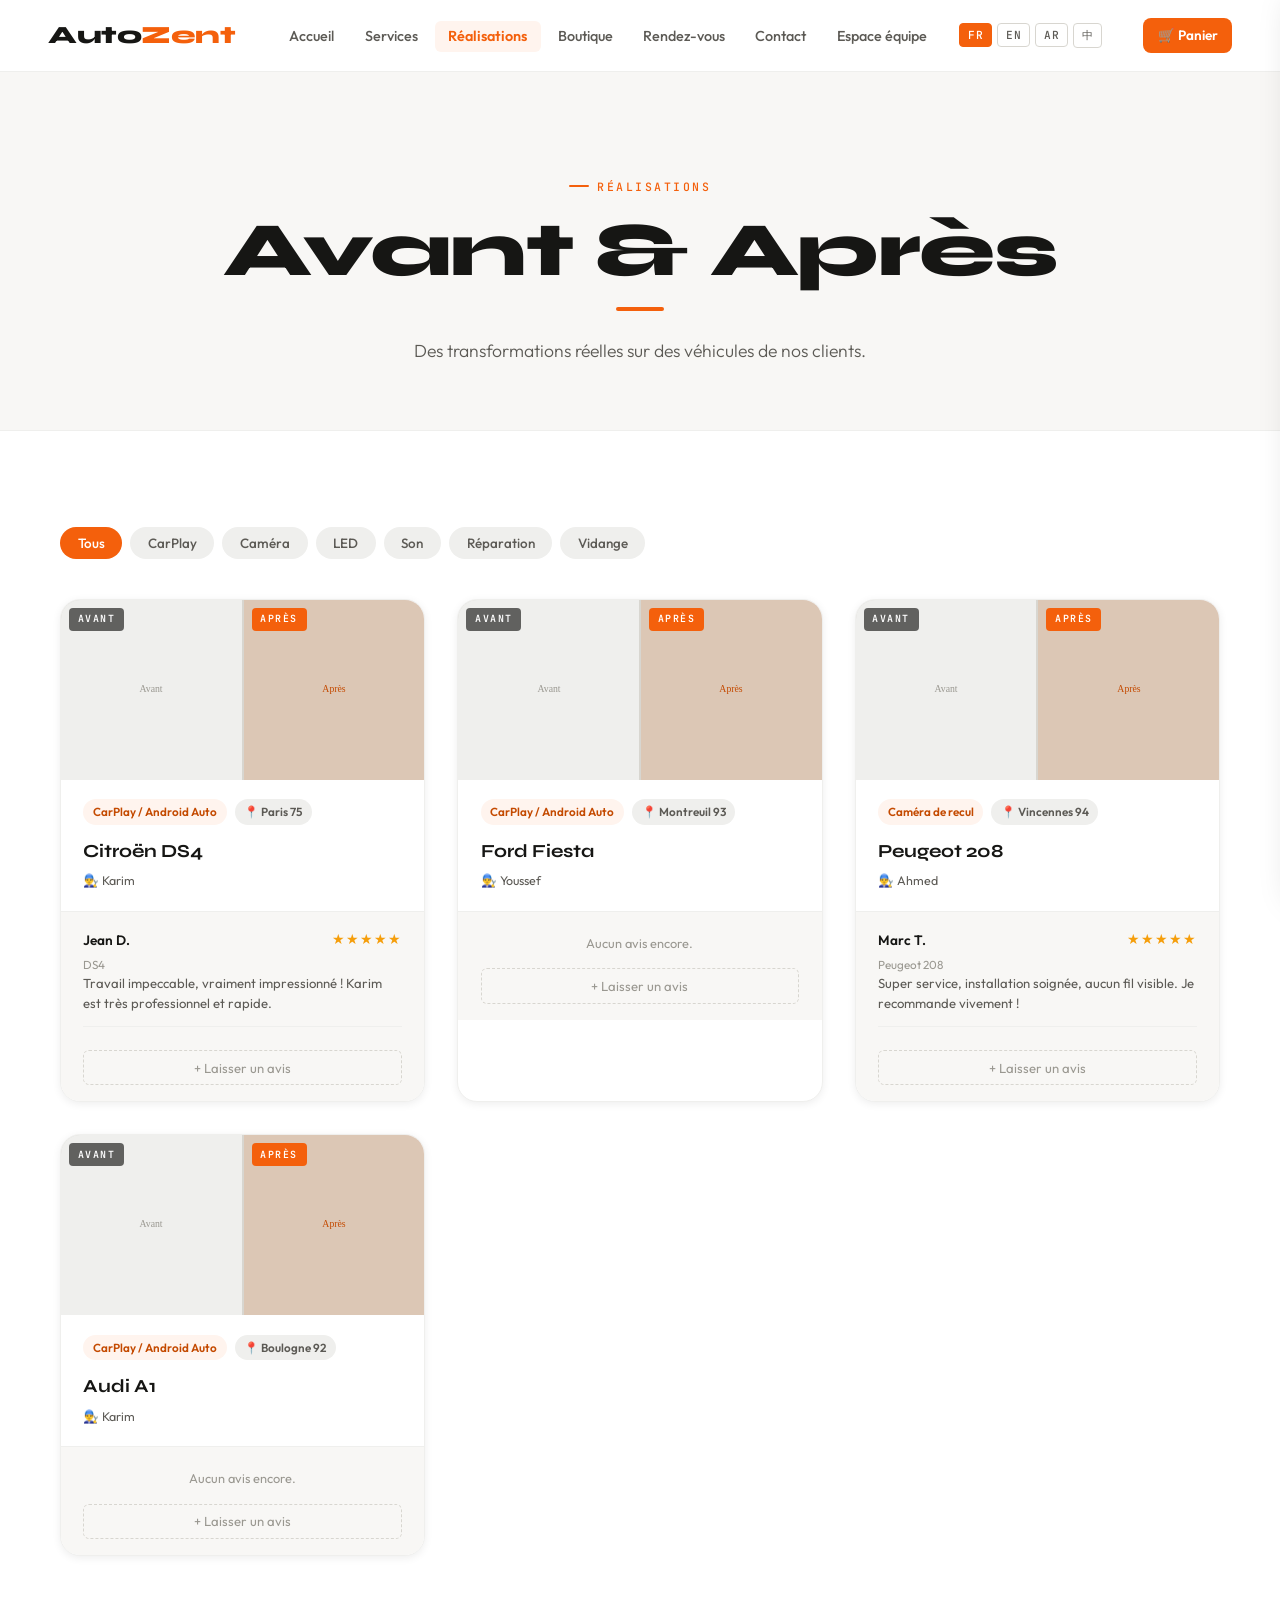
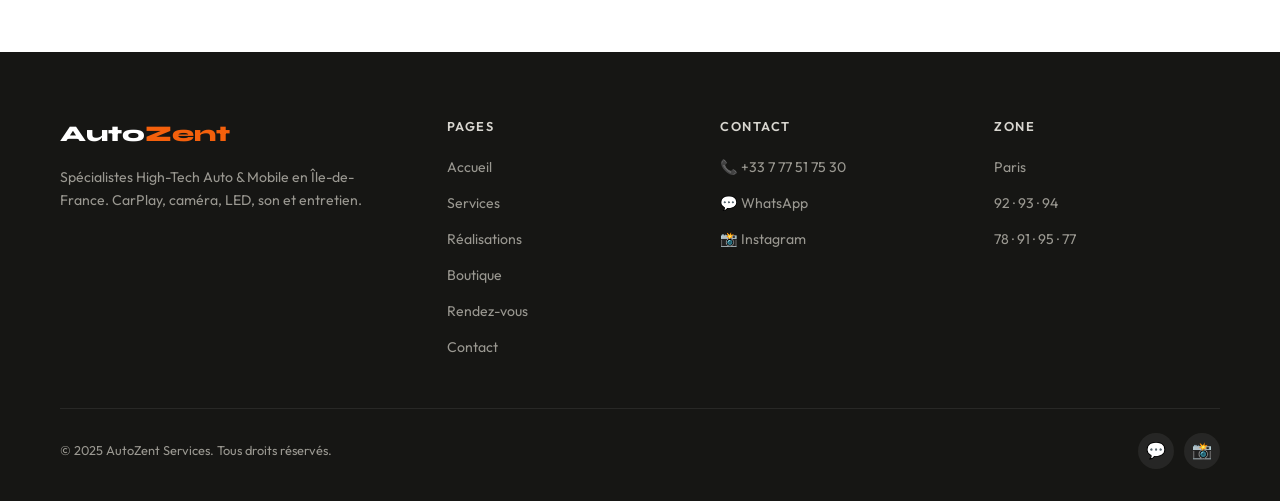
<file: realisations.html>
<!DOCTYPE html>
<html lang="fr" dir="ltr">
<head>
<meta charset="UTF-8"><meta name="viewport" content="width=device-width, initial-scale=1.0">
<title>Réalisations — AutoZent Services</title>
<link rel="stylesheet" href="style.css">
<style>
.page-hero{background:var(--gris-1);padding:6rem 3rem 4rem;text-align:center;border-bottom:1px solid var(--gris-2);}
.reals-grid{display:grid;grid-template-columns:repeat(auto-fill,minmax(340px,1fr));gap:2rem;}
.real-card{background:var(--blanc);border:1px solid var(--gris-2);border-radius:var(--radius-lg);overflow:hidden;box-shadow:var(--shadow-sm);transition:box-shadow .3s,transform .3s;}
.real-card:hover{box-shadow:var(--shadow-md);transform:translateY(-3px);}
.aa-wrap{display:grid;grid-template-columns:1fr 1fr;gap:2px;background:var(--gris-3);}
.aa-side{position:relative;overflow:hidden;}
.aa-side img{width:100%;height:180px;object-fit:cover;display:block;transition:transform .4s;}
.aa-side:hover img{transform:scale(1.04);}
.aa-tag{position:absolute;top:.5rem;left:.5rem;font-family:var(--font-mono);font-size:.62rem;font-weight:600;letter-spacing:1.5px;padding:.2rem .55rem;border-radius:4px;text-transform:uppercase;}
.aa-tag.avant{background:rgba(22,22,20,.65);color:#fff;}
.aa-tag.apres{background:var(--orange);color:#fff;}
.real-body{padding:1.2rem 1.4rem;}
.real-meta{display:flex;gap:.5rem;flex-wrap:wrap;margin-bottom:.7rem;}
.real-chip{background:var(--orange-bg);color:var(--orange-dk);font-size:.73rem;font-weight:600;padding:.2rem .6rem;border-radius:100px;}
.real-vehicle{font-family:var(--font-titre);font-size:1.15rem;font-weight:700;color:var(--noir);margin-bottom:.3rem;}
.real-ville{font-size:.82rem;color:var(--gris-4);margin-bottom:.8rem;}
.real-tech{font-size:.78rem;color:var(--gris-5);}
/* AVIS */
.avis-section{border-top:1px solid var(--gris-2);padding:1rem 1.4rem;background:var(--gris-1);}
.avis-item{margin-bottom:.8rem;padding-bottom:.8rem;border-bottom:1px solid var(--gris-2);}
.avis-item:last-child{margin-bottom:0;padding-bottom:0;border-bottom:none;}
.avis-top{display:flex;justify-content:space-between;align-items:center;margin-bottom:.2rem;}
.avis-nom{font-size:.85rem;font-weight:600;color:var(--noir);}
.avis-stars{color:#F59E0B;font-size:.9rem;letter-spacing:1px;}
.avis-text{font-size:.82rem;color:var(--gris-5);line-height:1.5;}
.avis-vehicule{font-size:.73rem;color:var(--gris-4);margin-top:.15rem;}
.btn-avis{width:100%;background:none;border:1.5px dashed var(--gris-3);color:var(--gris-4);padding:.55rem;border-radius:var(--radius-sm);cursor:pointer;font-size:.82rem;margin-top:.6rem;transition:all .2s;}
.btn-avis:hover{border-color:var(--orange);color:var(--orange);}
/* UPLOAD ZONE */
.upload-zone{border:2px dashed var(--gris-3);border-radius:var(--radius-md);padding:2rem;text-align:center;cursor:pointer;transition:border-color .2s,background .2s;}
.upload-zone:hover,.upload-zone.drag{border-color:var(--orange);background:var(--orange-bg);}
.upload-zone input{display:none;}
.upload-preview{width:100%;height:120px;object-fit:cover;border-radius:var(--radius-sm);margin-top:.5rem;display:none;}
.no-reals{text-align:center;padding:4rem 2rem;color:var(--gris-4);}
.no-reals .ico{font-size:3rem;margin-bottom:1rem;}
/* TEAM ADD BANNER */
.team-bar{background:var(--orange-bg);border:1px solid rgba(244,96,12,.2);border-radius:var(--radius-md);padding:1rem 1.5rem;display:flex;justify-content:space-between;align-items:center;flex-wrap:wrap;gap:1rem;margin-bottom:2.5rem;}
.team-bar p{font-size:.88rem;color:var(--orange-dk);font-weight:500;}
@media(max-width:768px){.reals-grid{grid-template-columns:1fr;}.page-hero{padding:5rem 1.5rem 3rem;}}
</style>
</head>
<body>
<nav>
  <a href="index.html" class="nav-logo">Auto<span>Zent</span></a>
  <ul class="nav-links" id="navLinks">
    <li><a href="index.html" data-i18n="nav_home">Accueil</a></li>
    <li><a href="services.html" data-i18n="nav_services">Services</a></li>
    <li><a href="realisations.html" data-i18n="nav_realisations">Réalisations</a></li>
    <li><a href="boutique.html">Boutique</a></li>
    <li><a href="rdv.html" data-i18n="nav_rdv">Rendez-vous</a></li>
    <li><a href="contact.html" data-i18n="nav_contact">Contact</a></li>
    <li><a href="agenda.html" data-i18n="nav_agenda">Espace équipe</a></li>
    <div class="nav-lang">
      <button class="lang-btn" data-lang="fr">FR</button><button class="lang-btn" data-lang="en">EN</button><button class="lang-btn" data-lang="ar">AR</button><button class="lang-btn" data-lang="zh">中</button>
    </div>
  </ul>
  <a href="boutique.html" id="navCartLink" style="position:relative;background:var(--orange);color:#fff;border-radius:8px;padding:.4rem .9rem;font-size:.85rem;font-weight:600;text-decoration:none;display:flex;align-items:center;gap:.4rem;">
  🛒 Panier<span id="navCartBadge" style="display:none;background:#fff;color:var(--orange);font-size:.65rem;font-weight:800;border-radius:50%;width:18px;height:18px;align-items:center;justify-content:center;position:absolute;top:-6px;right:-6px;">0</span>
</a>
  <div id="hamburger" class="hamburger"><span></span><span></span><span></span></div>
</nav>

<div class="page-top">
  <div class="page-hero">
    <div class="eyebrow" style="justify-content:center;"><span data-i18n="real_eyebrow">Réalisations</span></div>
    <h1 class="display anim-fade-up d1" data-i18n="real_title">Avant & Après</h1>
    <div class="divider-orange center"></div>
    <p class="lead center anim-fade-up d2" data-i18n="real_sub">Des transformations réelles sur des véhicules de nos clients.</p>
  </div>

  <section class="section">
    <div class="container">
      <!-- TEAM BAR (shown only when logged in) -->
      <div class="team-bar" id="teamBar" style="display:none;">
        <p>👋 Connecté en tant qu'équipe — vous pouvez ajouter des réalisations.</p>
        <button class="btn btn-primary btn-sm" onclick="openModal('modalReal')" data-i18n="real_add_btn">Ajouter une réalisation</button>
      </div>

      <!-- FILTERS -->
      <div class="filter-bar" id="filterBar">
        <button class="filter-btn active" data-filter="all" onclick="filterReals('all')" data-i18n="real_filter_all">Tous</button>
        <button class="filter-btn" data-filter="CarPlay" onclick="filterReals('CarPlay')">CarPlay</button>
        <button class="filter-btn" data-filter="Caméra" onclick="filterReals('Caméra')">Caméra</button>
        <button class="filter-btn" data-filter="LED" onclick="filterReals('LED')">LED</button>
        <button class="filter-btn" data-filter="Son" onclick="filterReals('Son')">Son</button>
        <button class="filter-btn" data-filter="Réparation" onclick="filterReals('Réparation')">Réparation</button>
        <button class="filter-btn" data-filter="Vidange" onclick="filterReals('Vidange')">Vidange</button>
      </div>

      <div class="reals-grid" id="realsGrid"></div>
    </div>
  </section>
</div>

<!-- MODAL: AJOUTER RÉALISATION (équipe) -->
<div class="modal-overlay" id="modalReal">
  <div class="modal-box">
    <button class="modal-close" onclick="closeModal('modalReal')">×</button>
    <h2 style="font-family:var(--font-titre);font-size:1.6rem;margin-bottom:1.5rem;" data-i18n="modal_real_title">Ajouter une réalisation</h2>
    <form id="formReal">
      <div class="form-row">
        <div class="form-group"><label data-i18n="modal_real_client">Nom du client</label><input type="text" id="rClient" required placeholder="Ex: Jean D."></div>
        <div class="form-group"><label data-i18n="modal_real_vehicule">Véhicule</label><input type="text" id="rVehicule" required placeholder="Ex: Peugeot 208 2019"></div>
      </div>
      <div class="form-row">
        <div class="form-group"><label data-i18n="modal_real_service">Service réalisé</label>
          <select id="rService">
            <option>CarPlay / Android Auto</option><option>Caméra de recul</option><option>LED & Éclairage</option><option>Enceintes & Son</option><option>Réparation</option><option>Vidange & Entretien</option><option>Autre</option>
          </select>
        </div>
        <div class="form-group"><label data-i18n="modal_real_ville">Ville</label><input type="text" id="rVille" placeholder="Ex: Vincennes"></div>
      </div>
      <div class="form-group">
        <label data-i18n="modal_real_avant">Photo AVANT</label>
        <div class="upload-zone" id="zoneAvant" onclick="document.getElementById('inputAvant').click()">
          <input type="file" id="inputAvant" accept="image/*">
          <p style="color:var(--gris-4);font-size:.85rem;">📁 Cliquez ou glissez une photo</p>
          <img id="prevAvant" class="upload-preview">
        </div>
      </div>
      <div class="form-group">
        <label data-i18n="modal_real_apres">Photo APRÈS</label>
        <div class="upload-zone" id="zoneApres" onclick="document.getElementById('inputApres').click()">
          <input type="file" id="inputApres" accept="image/*">
          <p style="color:var(--gris-4);font-size:.85rem;">📁 Cliquez ou glissez une photo</p>
          <img id="prevApres" class="upload-preview">
        </div>
      </div>
      <button type="submit" class="btn btn-primary" style="width:100%;justify-content:center;margin-top:.5rem;" data-i18n="modal_real_submit">Publier la réalisation</button>
    </form>
  </div>
</div>

<!-- MODAL: LAISSER UN AVIS (clients) -->
<div class="modal-overlay" id="modalAvis">
  <div class="modal-box">
    <button class="modal-close" onclick="closeModal('modalAvis')">×</button>
    <h2 style="font-family:var(--font-titre);font-size:1.6rem;margin-bottom:1.5rem;" data-i18n="modal_avis_title">Laisser un avis</h2>
    <input type="hidden" id="avisRealId">
    <form id="formAvis">
      <div class="form-row">
        <div class="form-group"><label data-i18n="modal_avis_nom">Votre nom</label><input type="text" id="avisNom" required placeholder="Votre prénom et initiale"></div>
        <div class="form-group"><label data-i18n="modal_avis_vehicule">Votre véhicule</label><input type="text" id="avisVehicule" placeholder="Ex: Golf 7"></div>
      </div>
      <div class="form-group">
        <label data-i18n="modal_avis_note">Note</label>
        <div class="stars" id="starPicker" style="margin-bottom:.5rem;">
          <span class="star" data-v="1">★</span><span class="star" data-v="2">★</span><span class="star" data-v="3">★</span><span class="star" data-v="4">★</span><span class="star" data-v="5">★</span>
        </div>
        <input type="hidden" id="avisNote" value="5">
      </div>
      <div class="form-group"><label data-i18n="modal_avis_msg">Commentaire</label><textarea id="avisMsg" required placeholder="Votre avis sur la prestation..."></textarea></div>
      <button type="submit" class="btn btn-primary" style="width:100%;justify-content:center;margin-top:.5rem;" data-i18n="modal_avis_submit">Publier l'avis</button>
    </form>
  </div>
</div>

<footer>
  <div class="footer-inner">
    <div><div class="footer-logo">Auto<span>Zent</span></div><p class="footer-desc" data-i18n="footer_desc">Spécialistes High-Tech Auto & Mobile en Île-de-France.</p></div>
    <div class="footer-col"><h4 data-i18n="footer_pages">Pages</h4><ul><li><a href="index.html" data-i18n="nav_home">Accueil</a></li><li><a href="services.html" data-i18n="nav_services">Services</a></li><li><a href="realisations.html" data-i18n="nav_realisations">Réalisations</a></li><li><a href="boutique.html">Boutique</a></li>
    <li><a href="rdv.html" data-i18n="nav_rdv">Rendez-vous</a></li><li><a href="contact.html" data-i18n="nav_contact">Contact</a></li></ul></div>
    <div class="footer-col"><h4 data-i18n="footer_contact_title">Contact</h4><ul><li><a href="contact.html">📞 +33 7 77 51 75 30</a></li><li><a href="https://wa.me/+33 7 77 51 75 30" target="_blank">💬 WhatsApp</a></li><li><a href="https://instagram.com/autozent_services" target="_blank">📸 Instagram</a></li></ul></div>
    <div class="footer-col"><h4 data-i18n="footer_idf">Zone</h4><ul><li><a href="#">Paris</a></li><li><a href="#">92 · 93 · 94</a></li><li><a href="#">78 · 91 · 95 · 77</a></li></ul></div>
  </div>
  <div class="footer-bottom"><p data-i18n="footer_copy">© 2025 AutoZent Services.</p><div class="footer-socials"><a href="https://wa.me/+33 7 77 51 75 30" class="social-btn" target="_blank">💬</a><a href="https://instagram.com/autozent_services" class="social-btn" target="_blank">📸</a></div></div>
</footer>

<script src="i18n.js"></script>
<script src="app.js"></script>
<script>
let currentFilter = 'all';
let selectedRealId = null;
let starValue = 5;

// ── SEED DEMO DATA (first time only) ──
function seedDemoData() {
  if (DB.getReals().length > 0) return;
  const demos = [
    { id: 1, client: 'Jean D.', vehicule: 'Citroën DS4', service: 'CarPlay / Android Auto', ville: 'Paris 75', technicien: 'Karim', photoAvant: '', photoApres: '', avis: [{ nom:'Jean D.', vehicule:'DS4', note:5, msg:'Travail impeccable, vraiment impressionné ! Karim est très professionnel et rapide.', ts: Date.now()-86400000*3 }] },
    { id: 2, client: 'Samira B.', vehicule: 'Ford Fiesta', service: 'CarPlay / Android Auto', ville: 'Montreuil 93', technicien: 'Youssef', photoAvant: '', photoApres: '', avis: [] },
    { id: 3, client: 'Marc T.', vehicule: 'Peugeot 208', service: 'Caméra de recul', ville: 'Vincennes 94', technicien: 'Ahmed', photoAvant: '', photoApres: '', avis: [{ nom:'Marc T.', vehicule:'Peugeot 208', note:5, msg:'Super service, installation soignée, aucun fil visible. Je recommande vivement !', ts: Date.now()-86400000 }] },
    { id: 4, client: 'Léa F.', vehicule: 'Audi A1', service: 'CarPlay / Android Auto', ville: 'Boulogne 92', technicien: 'Karim', photoAvant: '', photoApres: '', avis: [] },
  ];
  localStorage.setItem('az_reals', JSON.stringify(demos));
}
seedDemoData();

// ── RENDER GRID ──
function renderGrid() {
  const reals = DB.getReals();
  const grid = document.getElementById('realsGrid');
  const filtered = currentFilter === 'all' ? reals : reals.filter(r => r.service && r.service.includes(currentFilter));
  if (filtered.length === 0) {
    grid.innerHTML = `<div class="no-reals" style="grid-column:1/-1;"><div class="ico">📸</div><p style="color:var(--gris-4);">Aucune réalisation pour ce filtre.</p></div>`;
    return;
  }
  grid.innerHTML = filtered.map(r => realCard(r)).join('');
  // scroll reveal
  grid.querySelectorAll('.real-card').forEach((el,i) => {
    el.style.opacity='0'; el.style.transform='translateY(18px)';
    setTimeout(() => { el.style.transition='opacity .5s ease,transform .5s ease'; el.style.opacity='1'; el.style.transform='translateY(0)'; }, i*80);
  });
}

const PH_AVT = "data:image/svg+xml,%3Csvg xmlns='http://www.w3.org/2000/svg' width='400' height='240'%3E%3Crect fill='%23EFEFED' width='400' height='240'/%3E%3Ctext x='50%25' y='50%25' text-anchor='middle' dominant-baseline='middle' font-size='13' fill='%239A9891'%3EAvant%3C/text%3E%3C/svg%3E";
const PH_APS = "data:image/svg+xml,%3Csvg xmlns='http://www.w3.org/2000/svg' width='400' height='240'%3E%3Crect fill='%23F4600C22' width='400' height='240'/%3E%3Ctext x='50%25' y='50%25' text-anchor='middle' dominant-baseline='middle' font-size='13' fill='%23C44A00'%3EAprès%3C/text%3E%3C/svg%3E";

function realCard(r) {
  const avis = r.avis || [];
  const avisHtml = avis.map(a => `
    <div class="avis-item">
      <div class="avis-top">
        <span class="avis-nom">${a.nom}</span>
        <span class="avis-stars">${'★'.repeat(a.note)}${'☆'.repeat(5-a.note)}</span>
      </div>
      <div class="avis-vehicule">${a.vehicule || ''}</div>
      <div class="avis-text">${a.msg}</div>
    </div>`).join('');
  return `
  <div class="real-card">
    <div class="aa-wrap">
      <div class="aa-side">
        <img src="${r.photoAvant || PH_AVT}" alt="Avant ${r.vehicule}" loading="lazy">
        <span class="aa-tag avant" data-i18n="real_avant">Avant</span>
      </div>
      <div class="aa-side">
        <img src="${r.photoApres || PH_APS}" alt="Après ${r.vehicule}" loading="lazy">
        <span class="aa-tag apres" data-i18n="real_apres">Après</span>
      </div>
    </div>
    <div class="real-body">
      <div class="real-meta"><span class="real-chip">${r.service}</span>${r.ville?`<span class="real-chip" style="background:var(--gris-2);color:var(--gris-5);">📍 ${r.ville}</span>`:''}</div>
      <div class="real-vehicle">${r.vehicule}</div>
      ${r.technicien?`<div class="real-tech">👨‍🔧 ${r.technicien}</div>`:''}
    </div>
    <div class="avis-section">
      ${avisHtml || '<p style="font-size:.8rem;color:var(--gris-4);text-align:center;padding:.3rem 0;">Aucun avis encore.</p>'}
      <button class="btn-avis" onclick="openAvis(${r.id})" data-i18n="real_avis_btn">+ Laisser un avis</button>
    </div>
  </div>`;
}

function filterReals(f) {
  currentFilter = f;
  document.querySelectorAll('.filter-btn').forEach(b => b.classList.toggle('active', b.dataset.filter === f));
  renderGrid();
}

// ── AVIS ──
function openAvis(realId) {
  selectedRealId = realId;
  document.getElementById('avisRealId').value = realId;
  document.getElementById('formAvis').reset();
  setStars(5);
  openModal('modalAvis');
}

function setStars(n) {
  starValue = n;
  document.getElementById('avisNote').value = n;
  document.querySelectorAll('#starPicker .star').forEach(s => s.classList.toggle('active', +s.dataset.v <= n));
}
document.querySelectorAll('#starPicker .star').forEach(s => {
  s.addEventListener('click', () => setStars(+s.dataset.v));
  s.addEventListener('mouseover', () => { document.querySelectorAll('#starPicker .star').forEach(x => x.classList.toggle('active', +x.dataset.v <= +s.dataset.v)); });
  s.addEventListener('mouseout', () => setStars(starValue));
});

document.getElementById('formAvis').addEventListener('submit', e => {
  e.preventDefault();
  const reals = DB.getReals();
  const real = reals.find(r => r.id == selectedRealId);
  if (!real) return;
  if (!real.avis) real.avis = [];
  real.avis.push({ nom: document.getElementById('avisNom').value, vehicule: document.getElementById('avisVehicule').value, note: starValue, msg: document.getElementById('avisMsg').value, ts: Date.now() });
  DB.saveReals(reals);
  closeModal('modalAvis');
  renderGrid();
  toast('✅ Merci pour votre avis !');
});

// ── UPLOAD RÉALISATION (équipe) ──
function setupUpload(inputId, previewId, zoneId) {
  const inp = document.getElementById(inputId);
  const prev = document.getElementById(previewId);
  inp.addEventListener('change', async () => {
    if (inp.files[0]) {
      const b64 = await fileToBase64(inp.files[0]);
      prev.src = b64; prev.style.display = 'block';
    }
  });
  const zone = document.getElementById(zoneId);
  zone.addEventListener('dragover', e => { e.preventDefault(); zone.classList.add('drag'); });
  zone.addEventListener('dragleave', () => zone.classList.remove('drag'));
  zone.addEventListener('drop', async e => {
    e.preventDefault(); zone.classList.remove('drag');
    const file = e.dataTransfer.files[0];
    if (file && file.type.startsWith('image/')) {
      inp.files = e.dataTransfer.files;
      const b64 = await fileToBase64(file);
      prev.src = b64; prev.style.display = 'block';
    }
  });
}
setupUpload('inputAvant','prevAvant','zoneAvant');
setupUpload('inputApres','prevApres','zoneApres');

document.getElementById('formReal').addEventListener('submit', async e => {
  e.preventDefault();
  const user = AUTH.getUser();
  if (!user) { toast(t('login_required'), 'err'); return; }
  const avantFile = document.getElementById('inputAvant').files[0];
  const apresFile = document.getElementById('inputApres').files[0];
  const real = {
    client: document.getElementById('rClient').value,
    vehicule: document.getElementById('rVehicule').value,
    service: document.getElementById('rService').value,
    ville: document.getElementById('rVille').value,
    technicien: user.name,
    photoAvant: avantFile ? await fileToBase64(avantFile) : '',
    photoApres: apresFile ? await fileToBase64(apresFile) : '',
    avis: [],
    ts: Date.now()
  };
  DB.addReal(real);
  closeModal('modalReal');
  document.getElementById('formReal').reset();
  document.getElementById('prevAvant').style.display = 'none';
  document.getElementById('prevApres').style.display = 'none';
  renderGrid();
  toast('✅ Réalisation publiée !');
});

// ── TEAM BAR ──
function checkTeam() {
  const user = AUTH.getUser();
  document.getElementById('teamBar').style.display = user ? 'flex' : 'none';
}

// ── INIT ──
document.addEventListener('DOMContentLoaded', () => { checkTeam(); renderGrid(); });
window.addEventListener('langchange', () => { renderGrid(); });
</script>
<script src="cart.js"></script>
</body>
</html>
</file>
<file: style.css>
/* ─── AUTOZENT SERVICES — GLOBAL STYLES ─── */
@import url('https://fonts.googleapis.com/css2?family=Syne:wght@400;600;700;800&family=Outfit:wght@300;400;500;600&family=JetBrains+Mono:wght@400;500&display=swap');

:root {
  --orange:      #F4600C;
  --orange-lt:   #FF7A2F;
  --orange-dk:   #C44A00;
  --orange-bg:   #FFF4EE;
  --blanc:       #FFFFFF;
  --gris-1:      #F8F7F5;
  --gris-2:      #EFEFED;
  --gris-3:      #D8D6D0;
  --gris-4:      #9A9891;
  --gris-5:      #5C5A55;
  --noir:        #161614;
  --noir2:       #1F1E1B;
  --shadow-sm:   0 2px 8px rgba(0,0,0,0.07);
  --shadow-md:   0 6px 24px rgba(0,0,0,0.10);
  --shadow-lg:   0 16px 48px rgba(0,0,0,0.13);
  --shadow-orange: 0 8px 32px rgba(244,96,12,0.22);
  --radius-sm:   6px;
  --radius-md:   12px;
  --radius-lg:   20px;
  --radius-xl:   32px;
  --font-titre:  'Syne', sans-serif;
  --font-corps:  'Outfit', sans-serif;
  --font-mono:   'JetBrains Mono', monospace;
  --nav-h:       72px;
}

*, *::before, *::after { box-sizing: border-box; margin: 0; padding: 0; }
html { scroll-behavior: smooth; font-size: 16px; }
body {
  background: var(--blanc);
  color: var(--noir);
  font-family: var(--font-corps);
  font-size: 1rem;
  line-height: 1.65;
  -webkit-font-smoothing: antialiased;
}
img { max-width: 100%; display: block; }
a { color: inherit; text-decoration: none; }
button, input, select, textarea { font-family: var(--font-corps); }

/* ─── NAV ─── */
nav {
  position: fixed;
  top: 0; left: 0; right: 0;
  height: var(--nav-h);
  z-index: 900;
  display: flex;
  align-items: center;
  justify-content: space-between;
  padding: 0 3rem;
  background: rgba(255,255,255,0.95);
  backdrop-filter: blur(16px);
  -webkit-backdrop-filter: blur(16px);
  border-bottom: 1px solid var(--gris-2);
  transition: box-shadow 0.3s;
}
nav.scrolled { box-shadow: var(--shadow-md); }
.nav-logo {
  font-family: var(--font-titre);
  font-size: 1.55rem;
  font-weight: 800;
  color: var(--noir);
  letter-spacing: -0.5px;
}
.nav-logo span { color: var(--orange); }
.nav-links {
  display: flex;
  align-items: center;
  gap: 0.2rem;
  list-style: none;
}
.nav-links a {
  color: var(--gris-5);
  font-size: 0.9rem;
  font-weight: 500;
  padding: 0.4rem 0.85rem;
  border-radius: var(--radius-sm);
  transition: color 0.2s, background 0.2s;
}
.nav-links a:hover,
.nav-links a.active { color: var(--orange); background: var(--orange-bg); }
.nav-links a.active { font-weight: 600; }
.nav-lang {
  display: flex;
  align-items: center;
  gap: 0.3rem;
  margin-left: 1rem;
}
.lang-btn {
  background: none;
  border: 1px solid var(--gris-3);
  color: var(--gris-5);
  font-family: var(--font-mono);
  font-size: 0.7rem;
  font-weight: 500;
  padding: 0.25rem 0.5rem;
  border-radius: 4px;
  cursor: pointer;
  transition: all 0.18s;
  letter-spacing: 0.5px;
}
.lang-btn:hover,
.lang-btn.active { background: var(--orange); color: #fff; border-color: var(--orange); }
.hamburger {
  display: none;
  flex-direction: column;
  gap: 5px;
  cursor: pointer;
  padding: 4px;
}
.hamburger span { display: block; width: 24px; height: 2px; background: var(--noir); border-radius: 2px; transition: 0.3s; }

/* ─── PAGE WRAPPER ─── */
.page-top { padding-top: var(--nav-h); }

/* ─── SECTIONS ─── */
.section { padding: 6rem 3rem; }
.section-sm { padding: 4rem 3rem; }
.section-alt { background: var(--gris-1); }
.section-dark { background: var(--noir); color: var(--blanc); }
.section-orange { background: var(--orange); color: #fff; }
.container { max-width: 1160px; margin: 0 auto; }
.container-narrow { max-width: 760px; margin: 0 auto; }

/* ─── TYPOGRAPHY ─── */
.eyebrow {
  display: inline-flex;
  align-items: center;
  gap: 0.5rem;
  font-family: var(--font-mono);
  font-size: 0.72rem;
  font-weight: 500;
  color: var(--orange);
  letter-spacing: 2.5px;
  text-transform: uppercase;
  margin-bottom: 0.9rem;
}
.eyebrow::before {
  content: '';
  display: inline-block;
  width: 20px;
  height: 2px;
  background: var(--orange);
  border-radius: 1px;
}
h1.display {
  font-family: var(--font-titre);
  font-size: clamp(3rem, 6vw, 5.5rem);
  font-weight: 800;
  line-height: 1.05;
  letter-spacing: -1.5px;
  color: var(--noir);
}
h2.display {
  font-family: var(--font-titre);
  font-size: clamp(2rem, 4vw, 3.5rem);
  font-weight: 800;
  line-height: 1.1;
  letter-spacing: -1px;
  color: var(--noir);
}
h2.display.light { color: var(--blanc); }
h3.card-title {
  font-family: var(--font-titre);
  font-size: 1.25rem;
  font-weight: 700;
  color: var(--noir);
  margin-bottom: 0.4rem;
}
.lead {
  font-size: 1.1rem;
  font-weight: 300;
  color: var(--gris-5);
  max-width: 560px;
  line-height: 1.7;
}
.lead.center { margin: 0 auto; text-align: center; }

/* ─── BUTTONS ─── */
.btn {
  display: inline-flex;
  align-items: center;
  gap: 0.5rem;
  font-family: var(--font-corps);
  font-size: 0.92rem;
  font-weight: 600;
  padding: 0.8rem 1.8rem;
  border-radius: var(--radius-md);
  border: none;
  cursor: pointer;
  transition: all 0.2s;
  text-decoration: none;
  white-space: nowrap;
}
.btn-primary {
  background: var(--orange);
  color: #fff;
  box-shadow: var(--shadow-orange);
}
.btn-primary:hover { background: var(--orange-lt); transform: translateY(-2px); box-shadow: 0 12px 36px rgba(244,96,12,0.3); }
.btn-primary:active { transform: translateY(0); }
.btn-outline {
  background: transparent;
  color: var(--noir);
  border: 1.5px solid var(--gris-3);
}
.btn-outline:hover { border-color: var(--orange); color: var(--orange); background: var(--orange-bg); }
.btn-white {
  background: #fff;
  color: var(--orange);
  box-shadow: var(--shadow-md);
}
.btn-white:hover { transform: translateY(-2px); box-shadow: var(--shadow-lg); }
.btn-sm { padding: 0.55rem 1.2rem; font-size: 0.83rem; }
.btn-lg { padding: 1rem 2.4rem; font-size: 1rem; }

/* ─── BADGE / CHIP ─── */
.chip {
  display: inline-flex;
  align-items: center;
  gap: 0.35rem;
  background: var(--orange-bg);
  color: var(--orange-dk);
  font-size: 0.8rem;
  font-weight: 600;
  padding: 0.3rem 0.8rem;
  border-radius: 100px;
}
.chip.dark { background: rgba(255,255,255,0.12); color: #fff; }

/* ─── CARDS ─── */
.card {
  background: var(--blanc);
  border: 1px solid var(--gris-2);
  border-radius: var(--radius-lg);
  padding: 2rem;
  box-shadow: var(--shadow-sm);
  transition: box-shadow 0.3s, transform 0.3s;
}
.card:hover { box-shadow: var(--shadow-md); transform: translateY(-3px); }
.card-icon {
  width: 52px;
  height: 52px;
  background: var(--orange-bg);
  border-radius: var(--radius-md);
  display: flex;
  align-items: center;
  justify-content: center;
  font-size: 1.5rem;
  margin-bottom: 1.2rem;
}

/* ─── FORMS ─── */
.form-group {
  display: flex;
  flex-direction: column;
  gap: 0.4rem;
  margin-bottom: 1.1rem;
}
.form-group label {
  font-size: 0.82rem;
  font-weight: 600;
  color: var(--gris-5);
  letter-spacing: 0.3px;
}
.form-group input,
.form-group select,
.form-group textarea {
  background: var(--gris-1);
  border: 1.5px solid var(--gris-2);
  color: var(--noir);
  padding: 0.75rem 1rem;
  border-radius: var(--radius-sm);
  font-size: 0.95rem;
  outline: none;
  transition: border-color 0.2s, background 0.2s;
  width: 100%;
}
.form-group input:focus,
.form-group select:focus,
.form-group textarea:focus {
  border-color: var(--orange);
  background: var(--blanc);
}
.form-group select { appearance: none; cursor: pointer; background-image: url("data:image/svg+xml,%3Csvg xmlns='http://www.w3.org/2000/svg' width='12' height='8' viewBox='0 0 12 8'%3E%3Cpath d='M1 1l5 5 5-5' stroke='%239A9891' stroke-width='1.5' fill='none' stroke-linecap='round'/%3E%3C/svg%3E"); background-repeat: no-repeat; background-position: right 0.9rem center; padding-right: 2.5rem; }
.form-group textarea { resize: vertical; min-height: 110px; }
.form-row { display: grid; grid-template-columns: 1fr 1fr; gap: 1rem; }
.form-note { font-size: 0.78rem; color: var(--gris-4); margin-top: -0.6rem; margin-bottom: 0.5rem; }
.msg-ok {
  background: #ECFDF5;
  border: 1px solid #6EE7B7;
  color: #065F46;
  padding: 0.9rem 1.2rem;
  border-radius: var(--radius-sm);
  font-size: 0.9rem;
  font-weight: 500;
  margin-bottom: 1rem;
  display: none;
}
.msg-err {
  background: #FEF2F2;
  border: 1px solid #FCA5A5;
  color: #991B1B;
  padding: 0.9rem 1.2rem;
  border-radius: var(--radius-sm);
  font-size: 0.9rem;
  font-weight: 500;
  margin-bottom: 1rem;
  display: none;
}

/* ─── DIVIDER ─── */
.divider-orange {
  width: 48px;
  height: 4px;
  background: var(--orange);
  border-radius: 2px;
  margin: 1rem 0 1.6rem;
}
.divider-orange.center { margin: 1rem auto 1.6rem; }

/* ─── FOOTER ─── */
footer {
  background: var(--noir);
  color: var(--blanc);
  padding: 4rem 3rem 2rem;
}
.footer-inner {
  max-width: 1160px;
  margin: 0 auto;
  display: grid;
  grid-template-columns: 1.5fr 1fr 1fr 1fr;
  gap: 3rem;
  padding-bottom: 3rem;
  border-bottom: 1px solid rgba(255,255,255,0.08);
}
.footer-logo {
  font-family: var(--font-titre);
  font-size: 1.4rem;
  font-weight: 800;
  margin-bottom: 0.8rem;
}
.footer-logo span { color: var(--orange); }
.footer-desc { font-size: 0.88rem; color: var(--gris-4); line-height: 1.6; }
.footer-col h4 { font-size: 0.8rem; font-weight: 600; letter-spacing: 1.5px; text-transform: uppercase; color: var(--gris-3); margin-bottom: 1rem; }
.footer-col ul { list-style: none; display: flex; flex-direction: column; gap: 0.6rem; }
.footer-col a { font-size: 0.88rem; color: var(--gris-4); transition: color 0.2s; }
.footer-col a:hover { color: var(--orange); }
.footer-bottom {
  max-width: 1160px;
  margin: 0 auto;
  padding-top: 1.5rem;
  display: flex;
  justify-content: space-between;
  align-items: center;
  flex-wrap: wrap;
  gap: 1rem;
}
.footer-bottom p { font-size: 0.8rem; color: var(--gris-4); }
.footer-socials { display: flex; gap: 0.6rem; }
.social-btn {
  width: 36px;
  height: 36px;
  border-radius: 50%;
  background: rgba(255,255,255,0.07);
  display: flex;
  align-items: center;
  justify-content: center;
  font-size: 1rem;
  transition: background 0.2s;
  cursor: pointer;
  text-decoration: none;
}
.social-btn:hover { background: var(--orange); }

/* ─── ANIMATIONS ─── */
@keyframes fadeUp { from { opacity:0; transform:translateY(28px); } to { opacity:1; transform:translateY(0); } }
@keyframes fadeIn { from { opacity:0; } to { opacity:1; } }
@keyframes slideRight { from { opacity:0; transform:translateX(-20px); } to { opacity:1; transform:translateX(0); } }
.anim-fade-up { animation: fadeUp 0.7s cubic-bezier(.22,.68,0,1.2) both; }
.anim-fade-in { animation: fadeIn 0.6s ease both; }
.d1 { animation-delay: 0.1s; }
.d2 { animation-delay: 0.22s; }
.d3 { animation-delay: 0.34s; }
.d4 { animation-delay: 0.46s; }
.d5 { animation-delay: 0.58s; }
.scroll-reveal { opacity:0; transform:translateY(22px); transition: opacity 0.65s ease, transform 0.65s ease; }
.scroll-reveal.visible { opacity:1; transform:translateY(0); }
.scroll-reveal.delay-1 { transition-delay: 0.1s; }
.scroll-reveal.delay-2 { transition-delay: 0.2s; }
.scroll-reveal.delay-3 { transition-delay: 0.3s; }
.scroll-reveal.delay-4 { transition-delay: 0.4s; }

/* ─── MODAL ─── */
.modal-overlay {
  display: none;
  position: fixed;
  inset: 0;
  background: rgba(22,22,20,0.55);
  backdrop-filter: blur(4px);
  z-index: 2000;
  align-items: center;
  justify-content: center;
  padding: 1.5rem;
}
.modal-overlay.open { display: flex; }
.modal-box {
  background: var(--blanc);
  border-radius: var(--radius-xl);
  padding: 2.5rem;
  width: 100%;
  max-width: 520px;
  max-height: 90vh;
  overflow-y: auto;
  box-shadow: var(--shadow-lg);
  position: relative;
}
.modal-close {
  position: absolute;
  top: 1.2rem; right: 1.2rem;
  width: 32px; height: 32px;
  background: var(--gris-2);
  border: none;
  border-radius: 50%;
  font-size: 1.1rem;
  cursor: pointer;
  display: flex; align-items: center; justify-content: center;
  color: var(--gris-5);
  transition: background 0.2s;
}
.modal-close:hover { background: var(--gris-3); }

/* ─── STAR RATING ─── */
.stars { display: flex; gap: 4px; }
.star {
  font-size: 1.3rem;
  cursor: pointer;
  color: var(--gris-3);
  transition: color 0.15s, transform 0.15s;
  line-height: 1;
}
.star:hover, .star.active { color: #F59E0B; transform: scale(1.15); }

/* ─── PAGINATION / TAG FILTER ─── */
.filter-bar {
  display: flex;
  gap: 0.5rem;
  flex-wrap: wrap;
  margin-bottom: 2.5rem;
}
.filter-btn {
  background: var(--gris-2);
  color: var(--gris-5);
  border: none;
  padding: 0.5rem 1.1rem;
  border-radius: 100px;
  font-size: 0.84rem;
  font-weight: 500;
  cursor: pointer;
  transition: all 0.18s;
}
.filter-btn:hover { background: var(--gris-3); }
.filter-btn.active { background: var(--orange); color: #fff; }

/* ─── TOOLTIP ─── */
[data-tip] { position: relative; }
[data-tip]:hover::after {
  content: attr(data-tip);
  position: absolute;
  bottom: calc(100% + 8px);
  left: 50%;
  transform: translateX(-50%);
  background: var(--noir);
  color: #fff;
  padding: 0.35rem 0.8rem;
  border-radius: var(--radius-sm);
  font-size: 0.78rem;
  white-space: nowrap;
  pointer-events: none;
  z-index: 100;
}

/* ─── SCROLLBAR ─── */
::-webkit-scrollbar { width: 6px; }
::-webkit-scrollbar-track { background: var(--gris-1); }
::-webkit-scrollbar-thumb { background: var(--gris-3); border-radius: 3px; }
::-webkit-scrollbar-thumb:hover { background: var(--orange); }

/* ─── RESPONSIVE ─── */
@media (max-width: 1024px) {
  .section, .section-sm { padding: 5rem 2rem; }
  nav { padding: 0 1.5rem; }
  .footer-inner { grid-template-columns: 1fr 1fr; gap: 2rem; }
}
@media (max-width: 768px) {
  :root { --nav-h: 64px; }
  nav { padding: 0 1.2rem; }
  .nav-links { display: none; flex-direction: column; position: fixed; top: var(--nav-h); left:0; right:0; background: var(--blanc); padding: 1.5rem; gap: 0.3rem; box-shadow: var(--shadow-md); border-top: 1px solid var(--gris-2); z-index: 899; }
  .nav-links.open { display: flex; }
  .nav-lang { margin: 0.8rem 0 0; }
  .hamburger { display: flex; }
  .section, .section-sm { padding: 4rem 1.2rem; }
  .form-row { grid-template-columns: 1fr; }
  .footer-inner { grid-template-columns: 1fr; gap: 2rem; }
  h1.display { font-size: 2.6rem; }
  h2.display { font-size: 2rem; }
  footer { padding: 3rem 1.5rem 2rem; }
}
</file>
